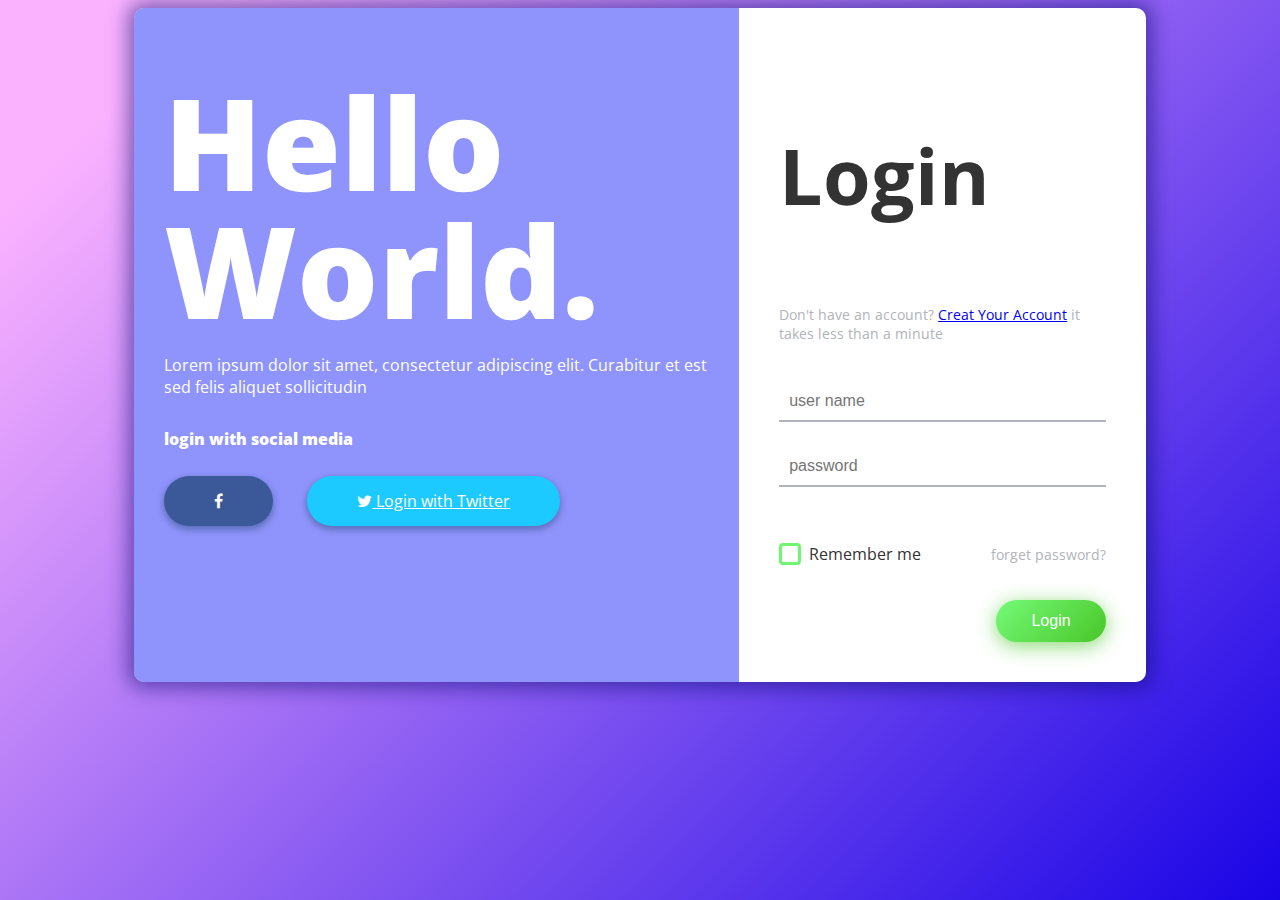
<file: login-page-in-html-with-css-code/index.html>
<!DOCTYPE html>
<html lang="en" >
<head>
  <meta charset="UTF-8">
  <title>Login Page in HTML with CSS Code Example</title>
  <link href="https://fonts.googleapis.com/css?family=Open+Sans" rel="stylesheet">


<link href="https://maxcdn.bootstrapcdn.com/font-awesome/4.7.0/css/font-awesome.min.css" rel="stylesheet" integrity="sha384-wvfXpqpZZVQGK6TAh5PVlGOfQNHSoD2xbE+QkPxCAFlNEevoEH3Sl0sibVcOQVnN" crossorigin="anonymous"><link rel="stylesheet" href="./style.css">

</head>
<body>
<div class="box-form">
	<div class="left">
		<div class="overlay">
		<h1>Hello World.</h1>
		<p>Lorem ipsum dolor sit amet, consectetur adipiscing elit.
		Curabitur et est sed felis aliquet sollicitudin</p>
		<span>
			<p>login with social media</p>
			<a href="#"><i class="fa fa-facebook" aria-hidden="true"></i></a>
			<a href="#"><i class="fa fa-twitter" aria-hidden="true"></i> Login with Twitter</a>
		</span>
		</div>
	</div>
	
	
		<div class="right">
		<h5>Login</h5>
		<p>Don't have an account? <a href="#">Creat Your Account</a> it takes less than a minute</p>
		<div class="inputs">
			<input type="text" placeholder="user name">
			<br>
			<input type="password" placeholder="password">
		</div>
			
			<br><br>
			
		<div class="remember-me--forget-password">
				<!-- Angular -->
	<label>
		<input type="checkbox" name="item" checked/>
		<span class="text-checkbox">Remember me</span>
	</label>
			<p>forget password?</p>
		</div>
			
			<br>
			<button>Login</button>
	</div>
	
</div>
<!-- partial -->
  
</body>
</html>
</file>
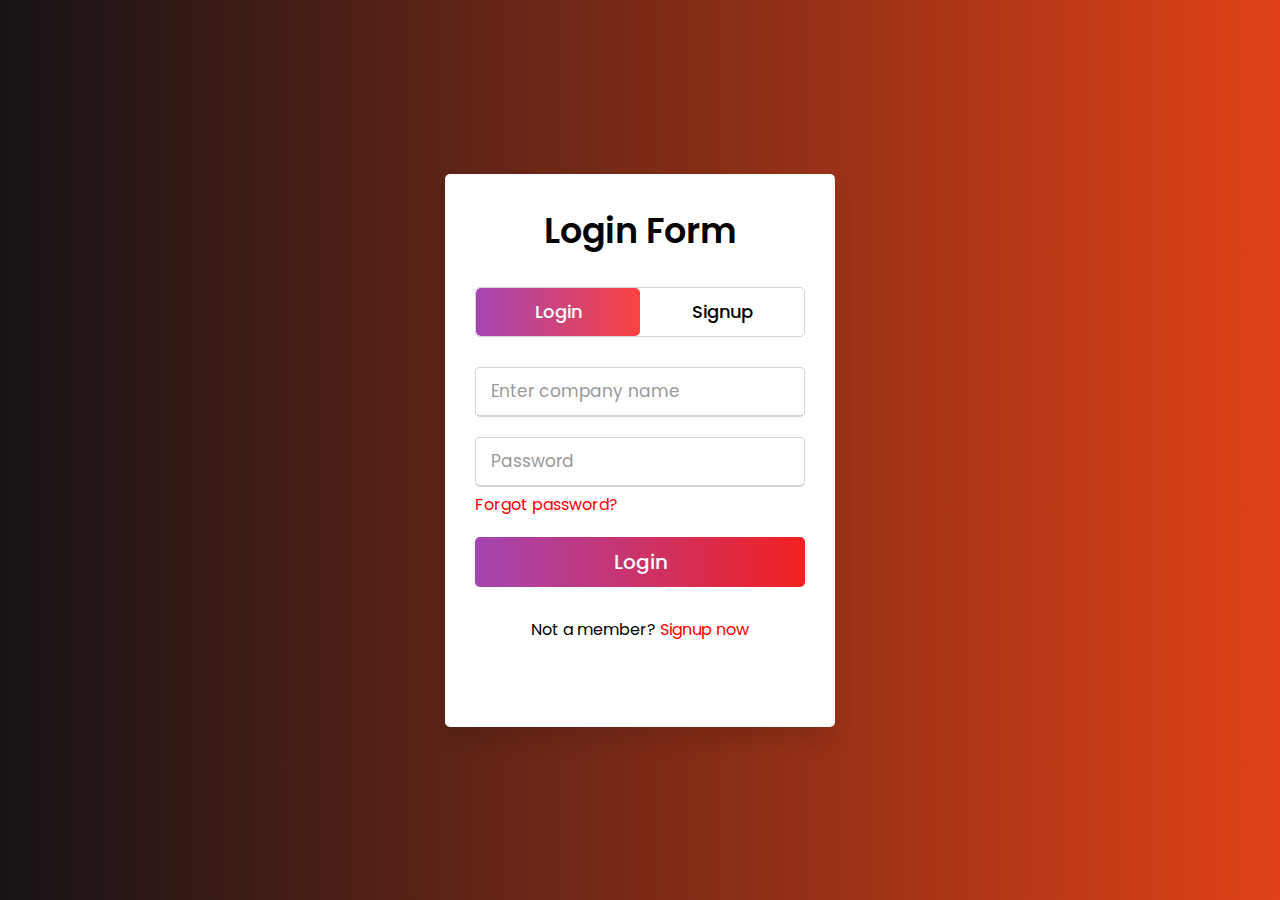
<file: company.html>
<!DOCTYPE html>
<!-- Created By CodingNepal -->
<html lang="en" dir="ltr">
   <head>
      <meta charset="utf-8">
      <title>Login and Registration Form in HTML | CodingNepal</title>
      <link rel="stylesheet" href="company.css">
      <meta name="viewport" content="width=device-width, initial-scale=1.0">
   </head>
   <body>
      <div class="wrapper">
         <div class="title-text">
            <div class="title login">
               Login Form
            </div>
            <div class="title signup">
               Signup Form
            </div>
         </div>
         <div class="form-container">
            <div class="slide-controls">
               <input type="radio" name="slide" id="login" checked>
               <input type="radio" name="slide" id="signup">
               <label for="login" class="slide login">Login</label>
               <label for="signup" class="slide signup">Signup</label>
               <div class="slider-tab"></div>
            </div>
            <div class="form-inner">
               <form action="#" class="login">
                <div class="field">
                    <input type="text" placeholder="Enter company name" required>
                 </div>
                  <div class="field">
                     <input type="password" placeholder="Password" required>
                  </div>
                  <div class="pass-link">
                     <a href="#">Forgot password?</a>
                  </div>
                  <div class="field btn">
                     <div class="btn-layer"></div>
                     <input type="submit" value="Login">
                  </div>
                  <div class="signup-link">
                     Not a member? <a href="">Signup now</a>
                  </div>
               </form>
               <form action="#" class="signup">
                <div class="field">
                    <input type="text" placeholder="Enter company name" required>
                 </div>
                  <div class="field">
                     <input type="text" placeholder="Email Address" required>
                  </div>
                  <div class="field">
                     <input type="password" placeholder="Password" required>
                  </div>
                  <div class="field">
                     <input type="password" placeholder="Confirm password" required>
                  </div>
                  <div class="field btn">
                     <div class="btn-layer"></div>
                     <input type="submit" value="Signup">
                  </div>
               </form>
            </div>
         </div>
      </div>
      <script>
         const loginText = document.querySelector(".title-text .login");
         const loginForm = document.querySelector("form.login");
         const loginBtn = document.querySelector("label.login");
         const signupBtn = document.querySelector("label.signup");
         const signupLink = document.querySelector("form .signup-link a");
         signupBtn.onclick = (()=>{
           loginForm.style.marginLeft = "-50%";
           loginText.style.marginLeft = "-50%";
         });
         loginBtn.onclick = (()=>{
           loginForm.style.marginLeft = "0%";
           loginText.style.marginLeft = "0%";
         });
         signupLink.onclick = (()=>{
           signupBtn.click();
           return false;
         });
      </script>
   </body>
</html>
</file>
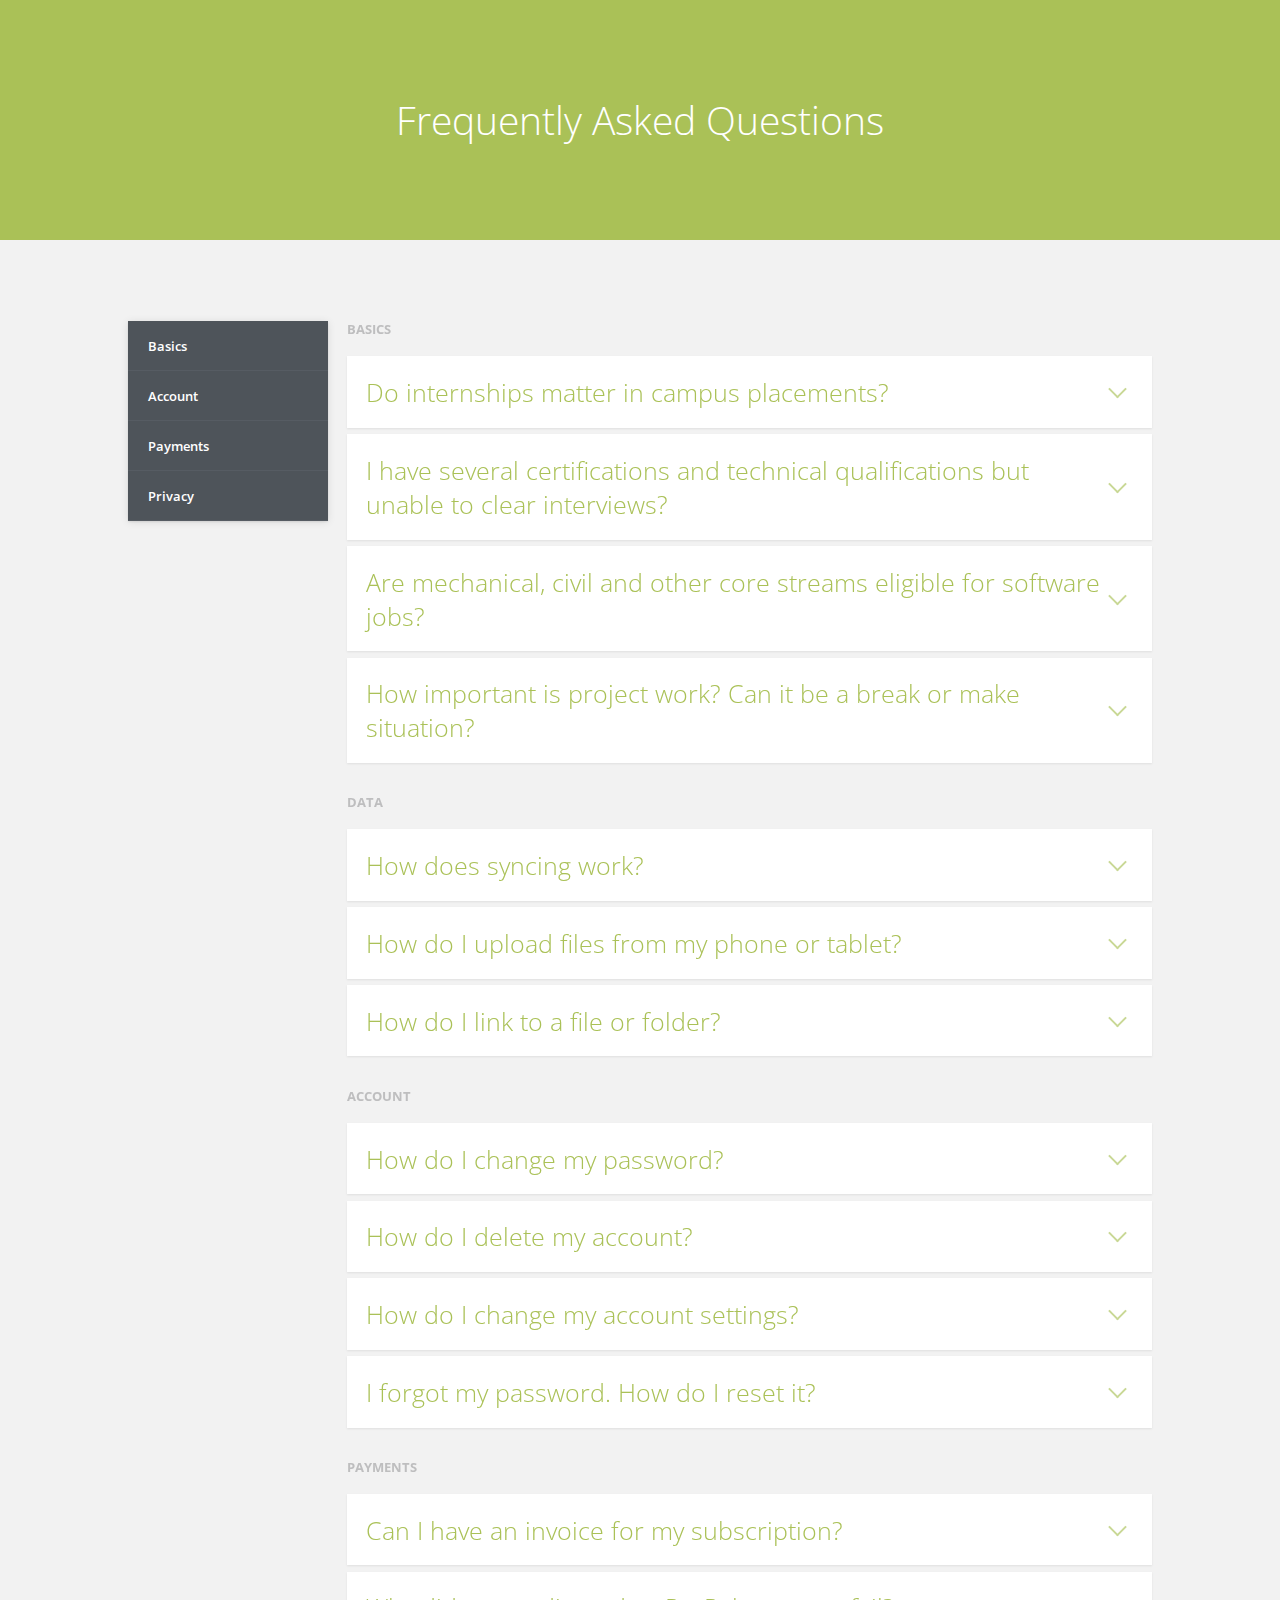
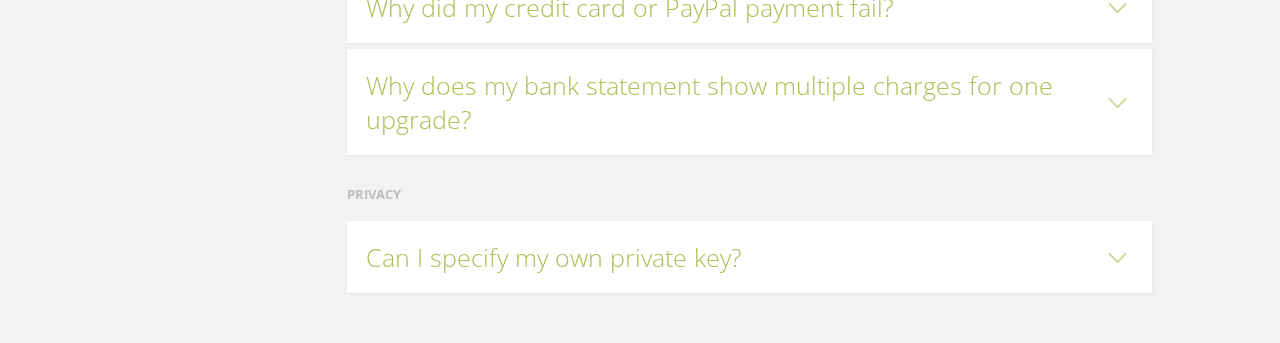
<file: FAQs.html>
<!DOCTYPE html>
<!-- saved from url=(0060)file:///C:/Users/thaku/Desktop/faq-template-master/FAQs.html -->
<html lang="en" class=" js js js js">

<head>
	<meta http-equiv="Content-Type" content="text/html; charset=UTF-8">

	<meta name="viewport" content="width=device-width, initial-scale=1">
	<script>document.getElementsByTagName("html")[0].className += " js";</script>
	<link rel="stylesheet" href="./FAQs_files/style.css">
	<title>FAQs</title>
</head>

<body>
	<header class="cd-header flex flex-column flex-center">
		<div class="text-component text-center">
			<h1>Frequently Asked Questions</h1>

		</div>
	</header>

	<section class="cd-faq js-cd-faq container max-width-md margin-top-lg margin-bottom-lg">
		<ul class="cd-faq__categories">
			<li><a class="cd-faq__category truncate"
					href="file:///C:/Users/thaku/Desktop/faq-template-master/index.html#basics">Basics</a></li>
			<li></li>
			<li><a class="cd-faq__category truncate"
					href="file:///C:/Users/thaku/Desktop/faq-template-master/index.html#account">Account</a></li>
			<li><a class="cd-faq__category truncate"
					href="file:///C:/Users/thaku/Desktop/faq-template-master/index.html#payments">Payments</a></li>
			<li><a class="cd-faq__category truncate"
					href="file:///C:/Users/thaku/Desktop/faq-template-master/index.html#privacy">Privacy</a></li>
			<li></li>
		</ul> <!-- cd-faq__categories -->

		<div class="cd-faq__items">
			<ul id="basics" class="cd-faq__group">
				<li class="cd-faq__title">
					<h2>Basics</h2>
				</li>
				<li class="cd-faq__item">
					<a class="cd-faq__trigger"
						href="file:///C:/Users/thaku/Desktop/faq-template-master/index.html#0"><span>Do internships matter in campus placements?</span></a>
					<div class="cd-faq__content">
						<div class="text-component">
							<p>Yes, if students have internship experience on their resume it speaks volumes about their initiative and internal drive. If you have done an internship it means that you have put in those hours, and if you have done an internship alongside your college it has more impact.

								This is because it means that you have been able to balance college and work. It is the perfect opportunity to showcase your skills and talent.</p>
						</div>
					</div> <!-- cd-faq__content -->
				</li>

				<li class="cd-faq__item">
					<a class="cd-faq__trigger"
						href="file:///C:/Users/thaku/Desktop/faq-template-master/index.html#0"><span>I have several certifications and technical qualifications but unable to clear interviews?</span></a>
					<div class="cd-faq__content">
						<div class="text-component">
							<p>Academic brilliance and technical expertise are at the core of your candidature. You need to have them in order to become eligible for your dream job.

								However, what will set you apart and convince the recruiter to hire you are your communication skills and soft skills. Brush up on these skills and practise interview skills to clear your personal interviews.</p>
						</div>
					</div> <!-- cd-faq__content -->
				</li>

				<li class="cd-faq__item">
					<a class="cd-faq__trigger"
						href="file:///C:/Users/thaku/Desktop/faq-template-master/index.html#0"><span>Are mechanical, civil and other core streams eligible for software jobs?</span></a>
					<div class="cd-faq__content">
						<div class="text-component">
							<p>Yes, core engineering streams can apply for software jobs. Most companies skill and train their freshers in order to prepare them for their jobs.

								However, if you are keen on a software job as a backup career then ensure that you have basic technical skills and knowledge about the latest software and technologies. Remember, you will be competing against students who are specialising in these subjects, so you need to be as accomplished as them.</p>
						</div>
					</div> <!-- cd-faq__content -->
				</li>

				<li class="cd-faq__item">
					<a class="cd-faq__trigger"
						href="file:///C:/Users/thaku/Desktop/faq-template-master/index.html#0"><span>How important is project work? Can it be a break or make situation?</span></a>
					<div class="cd-faq__content">
						<div class="text-component">
							<p>Many colleges require compulsory project work, however, students don’t take this seriously. Sometimes they get inspired by other project works, done by seniors or others and apply the same to their project work.

								But come placement time, projects are the only thing that can save you in an interview.  Many technical interviews are centred over learnings from project work. So make sure you know your project work in and out. Ideally, you should have done a creative
								project that excites you and shows all your skills.</p>
						</div>
					</div> <!-- cd-faq__content -->
				</li>
			</ul> <!-- cd-faq__group -->

			<ul id="mobile" class="cd-faq__group">
				<li class="cd-faq__title">
					<h2>Data</h2>
				</li>
				<li class="cd-faq__item">
					<a class="cd-faq__trigger"
						href="file:///C:/Users/thaku/Desktop/faq-template-master/index.html#0"><span>How does syncing
							work?</span></a>
					<div class="cd-faq__content">
						<div class="text-component">
							<p>Lorem ipsum dolor sit amet, consectetur adipisicing elit. Impedit quidem delectus rerum
								eligendi mollitia, repudiandae quae beatae. Et repellat quam atque corrupti iusto
								architecto impedit explicabo repudiandae qui similique aut iure ipsum quis inventore
								nulla error aliquid alias quia dolorem dolore, odio excepturi veniam odit veritatis. Quo
								iure magnam, et cum. Laudantium, eaque non? Tempore nihil corporis cumque dolor ipsum
								accusamus sapiente aliquid quis ea assumenda deserunt praesentium voluptatibus,
								accusantium a mollitia necessitatibus nostrum voluptatem numquam modi ab, sint rem.</p>
						</div>
					</div> <!-- cd-faq__content -->
				</li>

				<li class="cd-faq__item">
					<a class="cd-faq__trigger"
						href="file:///C:/Users/thaku/Desktop/faq-template-master/index.html#0"><span>How do I upload
							files from my phone or tablet?</span></a>
					<div class="cd-faq__content">
						<div class="text-component">
							<p>Lorem ipsum dolor sit amet, consectetur adipisicing elit. Nisi tempore, placeat quisquam
								rerum! Eligendi fugit dolorum tenetur modi fuga nisi rerum, autem officiis quaerat quos.
								Magni quia, quo quibusdam odio. Error magni aperiam amet architecto adipisci aspernatur!
								Officia, quaerat magni architecto nostrum magnam fuga nihil, ipsum laboriosam similique
								voluptatibus facilis nobis? Eius non asperiores, nesciunt suscipit veniam blanditiis
								veritatis provident possimus iusto voluptas, eveniet architecto quidem quos molestias,
								aperiam eum reprehenderit dolores ad deserunt eos amet. Vero molestiae commodi unde
								dolor dicta maxime alias, velit, nesciunt cum dolorem, ipsam soluta sint suscipit
								maiores mollitia assumenda ducimus aperiam neque enim! Quas culpa dolorum ipsam? Ipsum
								voluptatibus numquam natus? Eligendi explicabo eos, perferendis voluptatibus hic sed
								ipsam rerum maiores officia! Beatae, molestias!</p>
						</div>
					</div> <!-- cd-faq__content -->
				</li>

				<li class="cd-faq__item">
					<a class="cd-faq__trigger"
						href="file:///C:/Users/thaku/Desktop/faq-template-master/index.html#0"><span>How do I link to a
							file or folder?</span></a>
					<div class="cd-faq__content">
						<div class="text-component">
							<p>Lorem ipsum dolor sit amet, consectetur adipisicing elit. Blanditiis provident officiis,
								reprehenderit numquam. Praesentium veritatis eos tenetur magni debitis inventore fugit,
								magnam, reiciendis, saepe obcaecati ex vero quaerat distinctio velit.</p>
						</div>
					</div> <!-- cd-faq__content -->
				</li>
			</ul> <!-- cd-faq__group -->

			<ul id="account" class="cd-faq__group">
				<li class="cd-faq__title">
					<h2>Account</h2>
				</li>
				<li class="cd-faq__item">
					<a class="cd-faq__trigger"
						href="file:///C:/Users/thaku/Desktop/faq-template-master/index.html#0"><span>How do I change my
							password?</span></a>
					<div class="cd-faq__content">
						<div class="text-component">
							<p>Lorem ipsum dolor sit amet, consectetur adipisicing elit. Perferendis earum autem
								consectetur labore eius tenetur esse, in temporibus sequi cum voluptatem vitae repellat
								nostrum odio perspiciatis dolores recusandae necessitatibus, unde, deserunt voluptas
								possimus veniam magni soluta deleniti! Architecto, quidem, totam. Fugit minus odit unde
								ea cupiditate ab aperiam sed dolore facere nihil laboriosam dolorum repellat deleniti
								aliquam fugiat laudantium delectus sint iure odio, necessitatibus rem quisquam! Ipsum
								praesentium quam nisi sint, impedit sapiente facilis laudantium mollitia quae fugiat
								similique. Dolor maiores aliquid incidunt commodi doloremque rem! Quaerat, debitis
								voluptatem vero qui enim, sunt reiciendis tempore inventore maxime quasi fugiat
								accusamus beatae modi voluptates iste officia esse soluta tempora labore quisquam fuga,
								cum. Sint nemo iste nulla accusamus quam qui quos, vero, minus id. Eius mollitia
								consequatur fugit nam consequuntur nesciunt illo id quis reprehenderit obcaecati
								voluptates corrupti, minus! Possimus, perspiciatis!</p>
						</div>
					</div> <!-- cd-faq__content -->
				</li>

				<li class="cd-faq__item">
					<a class="cd-faq__trigger"
						href="file:///C:/Users/thaku/Desktop/faq-template-master/index.html#0"><span>How do I delete my
							account?</span></a>
					<div class="cd-faq__content">
						<div class="text-component">
							<p>Lorem ipsum dolor sit amet, consectetur adipisicing elit. Illo tempore soluta, minus
								magnam non blanditiis dolore, in nam voluptas nobis minima deserunt deleniti id animi
								amet, suscipit consequuntur corporis nihil laborum facere temporibus. Qui inventore,
								doloribus facilis, provident soluta voluptas excepturi perspiciatis fugiat odit vero!
								Optio assumenda animi at! Assumenda doloremque nemo est sequi eaque, ipsum id, labore
								rem nisi, amet similique vel autem dolore totam facilis deserunt. Mollitia non ut libero
								unde accusamus praesentium sint maiores, illo, nemo aliquid?</p>
						</div>
					</div> <!-- cd-faq__content -->
				</li>

				<li class="cd-faq__item">
					<a class="cd-faq__trigger"
						href="file:///C:/Users/thaku/Desktop/faq-template-master/index.html#0"><span>How do I change my
							account settings?</span></a>
					<div class="cd-faq__content">
						<div class="text-component">
							<p>Lorem ipsum dolor sit amet, consectetur adipisicing elit. Blanditiis provident officiis,
								reprehenderit numquam. Praesentium veritatis eos tenetur magni debitis inventore fugit,
								magnam, reiciendis, saepe obcaecati ex vero quaerat distinctio velit.</p>
						</div>
					</div> <!-- cd-faq__content -->
				</li>

				<li class="cd-faq__item">
					<a class="cd-faq__trigger"
						href="file:///C:/Users/thaku/Desktop/faq-template-master/index.html#0"><span>I forgot my
							password. How do I reset it?</span></a>
					<div class="cd-faq__content">
						<div class="text-component">
							<p>Lorem ipsum dolor sit amet, consectetur adipisicing elit. Ipsum at aspernatur iure facere
								ab a corporis mollitia molestiae quod omnis minima, est labore quidem nobis accusantium
								ad totam sunt doloremque laudantium impedit similique iste quasi cum! Libero fugit at
								praesentium vero. Maiores non consequuntur rerum, nemo a qui repellat quibusdam
								architecto voluptatem? Sequi, possimus, cupiditate autem soluta ipsa rerum officiis cum
								libero delectus explicabo facilis, odit ullam aperiam reprehenderit! Vero ad non harum
								veritatis tempore beatae possimus, ex odio quo.</p>
						</div>
					</div> <!-- cd-faq__content -->
				</li>
			</ul> <!-- cd-faq__group -->

			<ul id="payments" class="cd-faq__group">
				<li class="cd-faq__title">
					<h2>Payments</h2>
				</li>
				<li class="cd-faq__item">
					<a class="cd-faq__trigger"
						href="file:///C:/Users/thaku/Desktop/faq-template-master/index.html#0"><span>Can I have an
							invoice for my subscription?</span></a>
					<div class="cd-faq__content">
						<div class="text-component">
							<p>Lorem ipsum dolor sit amet, consectetur adipisicing elit. Impedit quidem delectus rerum
								eligendi mollitia, repudiandae quae beatae. Et repellat quam atque corrupti iusto
								architecto impedit explicabo repudiandae qui similique aut iure ipsum quis inventore
								nulla error aliquid alias quia dolorem dolore, odio excepturi veniam odit veritatis. Quo
								iure magnam, et cum. Laudantium, eaque non? Tempore nihil corporis cumque dolor ipsum
								accusamus sapiente aliquid quis ea assumenda deserunt praesentium voluptatibus,
								accusantium a mollitia necessitatibus nostrum voluptatem numquam modi ab, sint rem.</p>
						</div>
					</div> <!-- cd-faq__content -->
				</li>

				<li class="cd-faq__item">
					<a class="cd-faq__trigger"
						href="file:///C:/Users/thaku/Desktop/faq-template-master/index.html#0"><span>Why did my credit
							card or PayPal payment fail?</span></a>
					<div class="cd-faq__content">
						<div class="text-component">
							<p>Lorem ipsum dolor sit amet, consectetur adipisicing elit. Tenetur accusantium dolorem
								vel, ad, nostrum natus eos, nemo placeat quos nisi architecto rem dolorum amet
								consectetur molestiae reprehenderit cum harum commodi beatae necessitatibus. Mollitia a
								nostrum enim earum minima doloribus illum autem, provident vero et, aspernatur quae sunt
								illo dolorem. Corporis blanditiis, unde, neque, adipisci debitis quas ullam accusantium
								repudiandae eum nostrum quis! Velit esse harum qui, modi ratione debitis alias
								laboriosam minus eaque, quod, itaque labore illo totam aut quia fuga nemo. Perferendis
								ipsa laborum atque assumenda tempore aspernatur a eos harum non id commodi excepturi
								quaerat ullam, explicabo, incidunt ipsam, accusantium quo magni ut! Ratione, magnam.
								Delectus nesciunt impedit praesentium sed, aliquam architecto dolores quae, distinctio
								consectetur obcaecati esse, consequuntur vel sit quis blanditiis possimus dolorum. Eaque
								architecto doloremque aliquid quae cumque, vitae perferendis enim, iure fugiat, soluta
								aut!</p>
						</div>
					</div> <!-- cd-faq__content -->
				</li>

				<li class="cd-faq__item">
					<a class="cd-faq__trigger"
						href="file:///C:/Users/thaku/Desktop/faq-template-master/index.html#0"><span>Why does my bank
							statement show multiple charges for one upgrade?</span></a>
					<div class="cd-faq__content">
						<div class="text-component">
							<p>Lorem ipsum dolor sit amet, consectetur adipisicing elit. Blanditiis provident officiis,
								reprehenderit numquam. Praesentium veritatis eos tenetur magni debitis inventore fugit,
								magnam, reiciendis, saepe obcaecati ex vero quaerat distinctio velit.</p>
						</div>
					</div> <!-- cd-faq__content -->
				</li>
			</ul> <!-- cd-faq__group -->

			<ul id="privacy" class="cd-faq__group">
				<li class="cd-faq__title">
					<h2>Privacy</h2>
				</li>
				<li class="cd-faq__item">
					<a class="cd-faq__trigger"
						href="file:///C:/Users/thaku/Desktop/faq-template-master/index.html#0"><span>Can I specify my
							own private key?</span></a>
					<div class="cd-faq__content">
						<div class="text-component">
							<p>Lorem ipsum dolor sit amet, consectetur adipisicing elit. Impedit quidem delectus rerum
								eligendi mollitia, repudiandae quae beatae. Et repellat quam atque corrupti iusto
								architecto impedit explicabo repudiandae qui similique aut iure ipsum quis inventore
								nulla error aliquid alias quia dolorem dolore, odio excepturi veniam odit veritatis. Quo
								iure magnam, et cum. Laudantium, eaque non? Tempore nihil corporis cumque dolor ipsum
								accusamus sapiente aliquid quis ea assumenda deserunt praesentium voluptatibus,
								accusantium a mollitia necessitatibus nostrum voluptatem numquam modi ab, sint rem.</p>
						</div>
					</div> <!-- cd-faq__content -->
				</li>


				<a href="file:///C:/Users/thaku/Desktop/faq-template-master/index.html#0"
					class="cd-faq__close-panel text-replace">Close</a>

				<div class="cd-faq__overlay" aria-hidden="true"></div>
			</ul>
		</div>
	</section> <!-- cd-faq -->
	<script src="./FAQs_files/util.js.download"></script> <!-- util functions included in the CodyHouse framework -->
	<script src="./FAQs_files/main.js.download"></script>

</body>

</html>
</file>
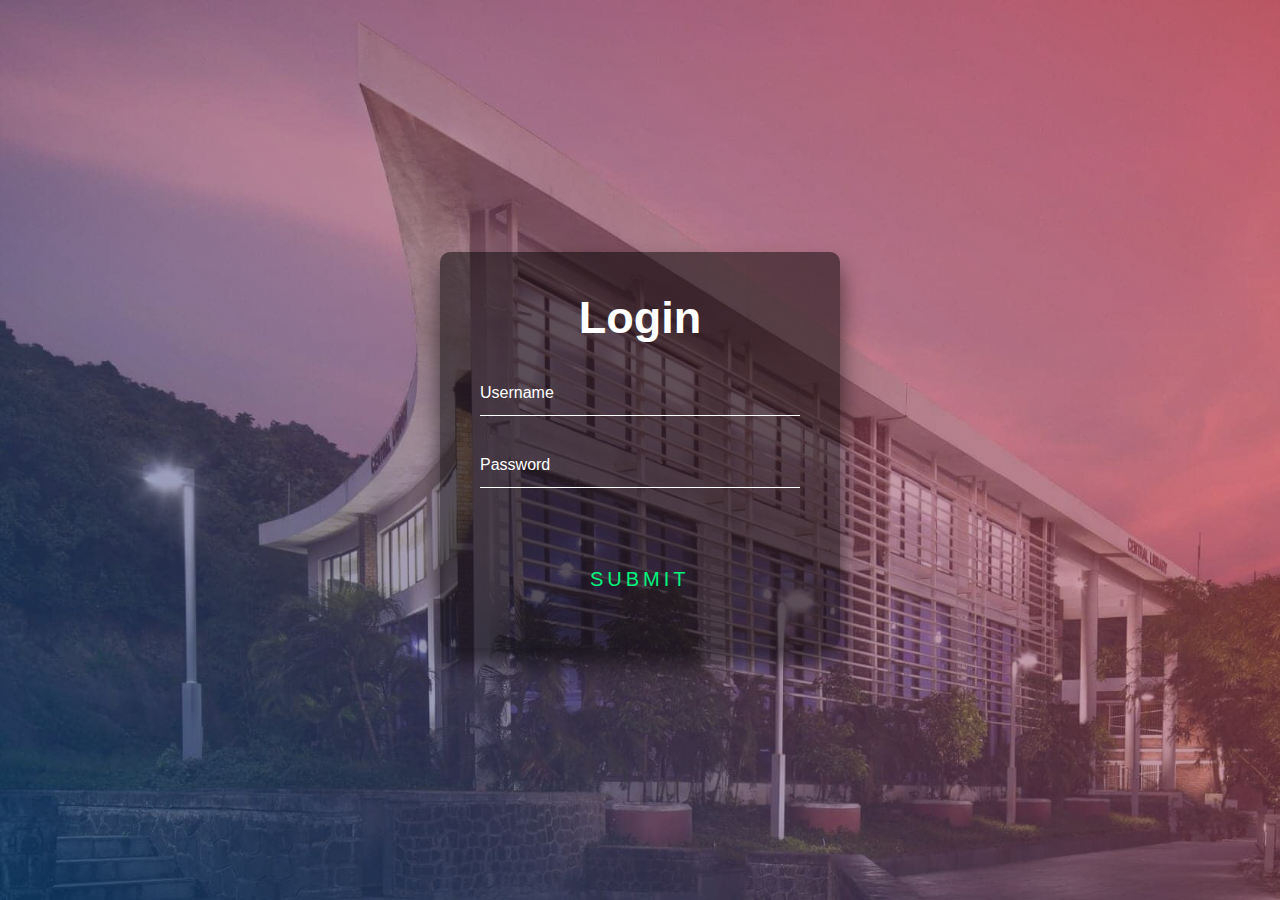
<file: login.html>
<!DOCTYPE html>
<html lang="en">
<head>
    <meta charset="UTF-8">
    <meta http-equiv="X-UA-Compatible" content="IE=edge">
    <meta name="viewport" content="width=device-width, initial-scale=1.0">
    <title>Document</title>
    <link rel="website icon" type="png" href="websiteimg.png">    
    <link rel="stylesheet" type="text/css" href="login.css" />
</head>
<body>
    <div class="login-box">
        <h2>Login</h2>
        <form>
          <div class="user-box">
            <input type="text" name="" required="">
            <label>Username</label>
          </div>
          <div class="user-box">
            <input type="password" name="" required="">
            <label>Password</label>
          </div>
          <a href="#">
            <span></span>
            <span></span>
            <span></span>
            <span></span>
            Submit
          </a>
        </form>
      </div>
    
</body>
</html>
</file>
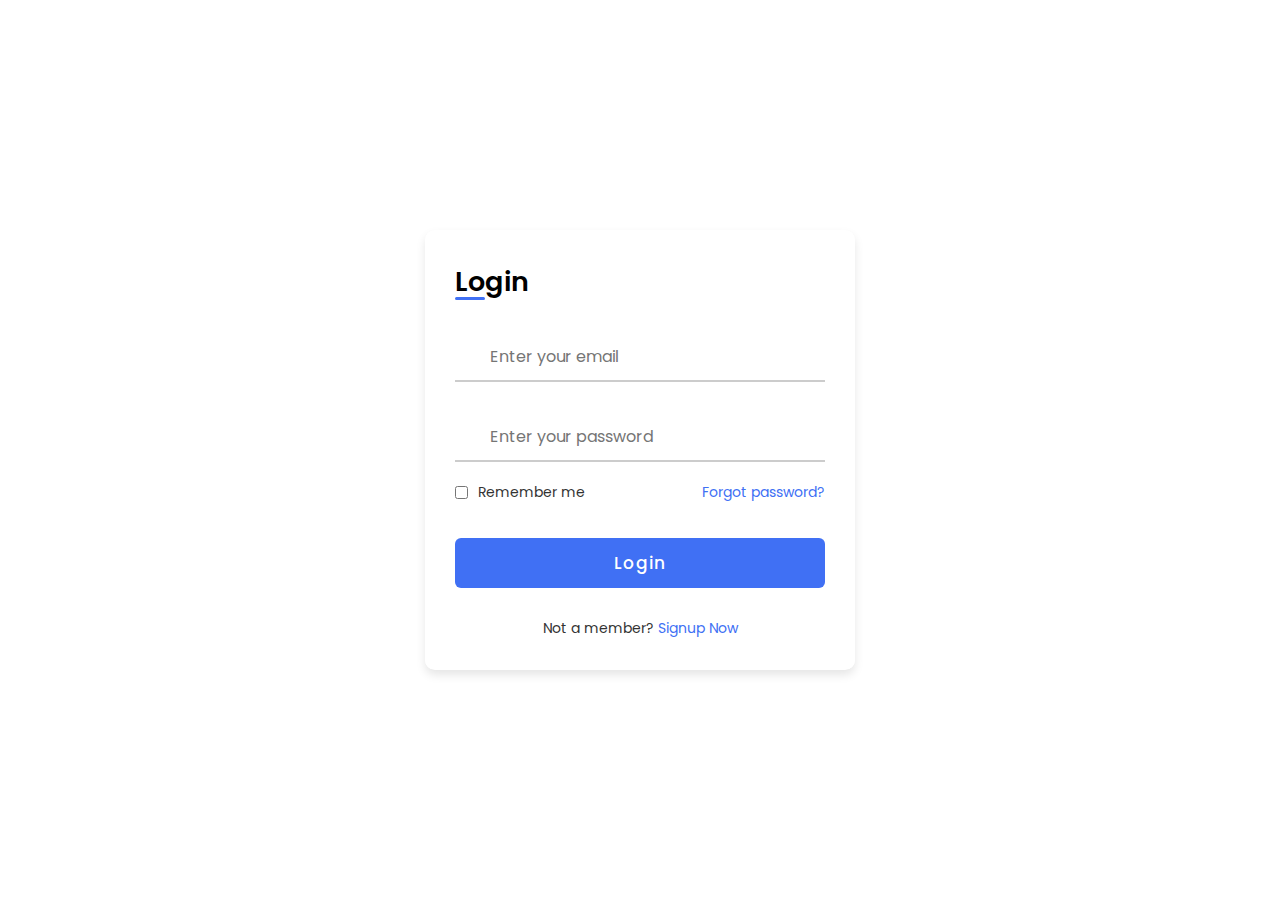
<file: main.html>
<!-- ===== Iconscout CSS ===== -->
<link rel="stylesheet" href="https://unicons.iconscout.com/release/v4.0.0/css/line.css">

<!-- ===== CSS ===== -->
<link rel="stylesheet" href="style.css">


<!--<title>Login & Registration Form</title>-->
</head>

<body>
    <div class="container">
        <div class="forms">
            <div class="form login">
                <span class="title">Login</span>

                <form action="#">
                    <div class="input-field">
                        <input type="text" placeholder="Enter your email" required>
                        <i class="uil uil-envelope icon"></i>
                    </div>
                    <div class="input-field">
                        <input type="password" class="password" placeholder="Enter your password" required>
                        <i class="uil uil-lock icon"></i>
                        <i class="uil uil-eye-slash showHidePw"></i>
                    </div>

                    <div class="checkbox-text">
                        <div class="checkbox-content">
                            <input type="checkbox" id="logCheck">
                            <label for="logCheck" class="text">Remember me</label>
                        </div>

                        <a href="#" class="text">Forgot password?</a>
                    </div>

                    <div class="input-field button">
                        <input type="button" value="Login">
                    </div>
                </form>

                <div class="login-signup">
                    <span class="text">Not a member?
                        <a href="#" class="text signup-link">Signup Now</a>
                    </span>
                </div>
            </div>

            <!-- Registration Form -->
            <div class="form signup">
                <span class="title">Registration</span>

                <form action="#">
                    <div class="input-field">
                        <input type="text" placeholder="Enter your name" required>
                        <i class="uil uil-user"></i>
                    </div>
                    <div class="input-field">
                        <input type="text" placeholder="Enter your email" required>
                        <i class="uil uil-envelope icon"></i>
                    </div>
                    <div class="input-field">
                        <input type="password" class="password" placeholder="Create a password" required>
                        <i class="uil uil-lock icon"></i>
                    </div>
                    <div class="input-field">
                        <input type="password" class="password" placeholder="Confirm a password" required>
                        <i class="uil uil-lock icon"></i>
                        <i class="uil uil-eye-slash showHidePw"></i>
                    </div>

                    <div class="checkbox-text">
                        <div class="checkbox-content">
                            <input type="checkbox" id="termCon">
                            <label for="termCon" class="text">I accepted all terms and conditions</label>
                        </div>
                    </div>

                    <div class="input-field button">
                        <input type="button" value="Signup">
                    </div>
                </form>

                <div class="login-signup">
                    <span class="text">Already a member?
                        <a href="#" class="text login-link">Login Now</a>
                    </span>
                </div>
            </div>
        </div>
    </div>

    <script src="script.js"></script>
</body>

</html>
</file>
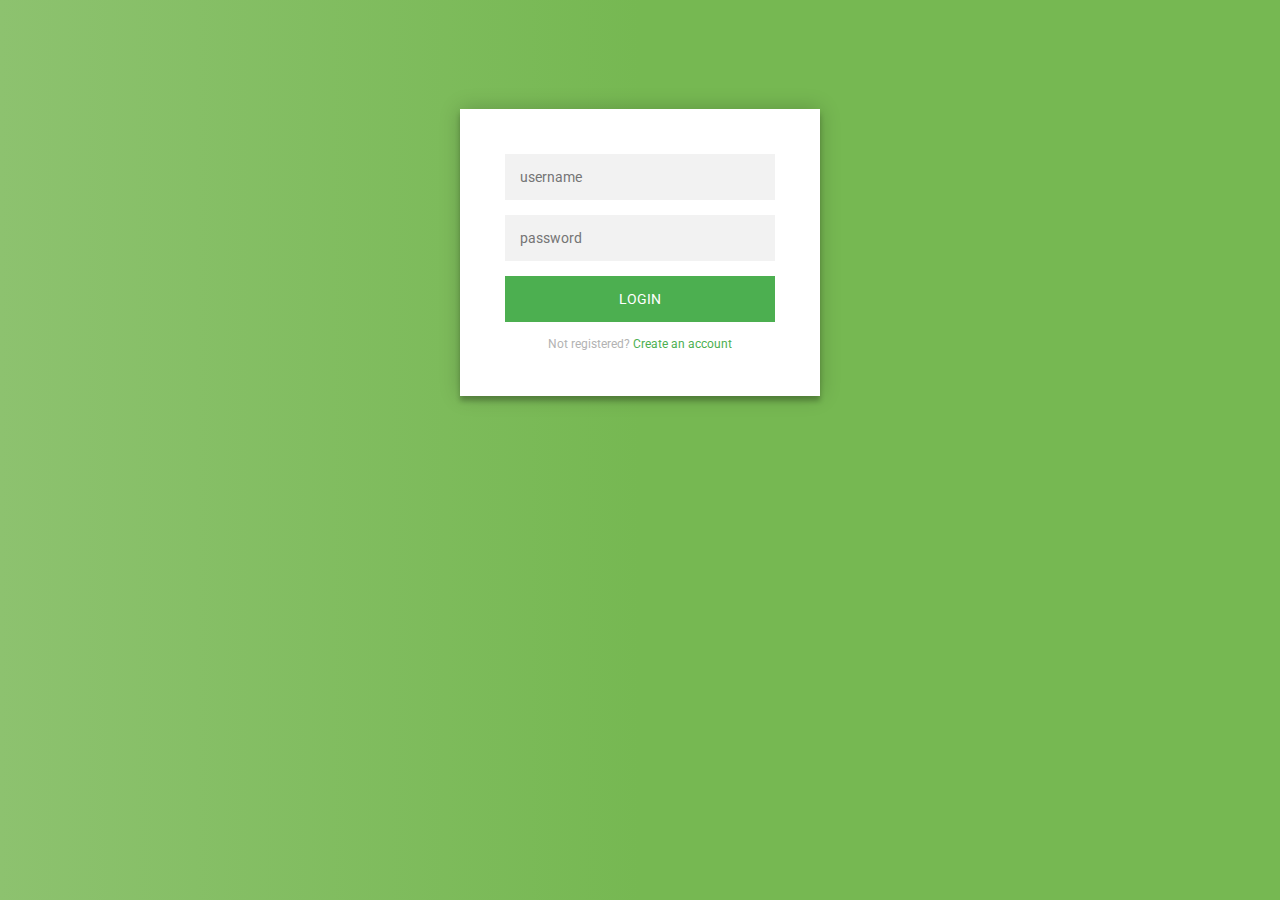
<file: new_login.html>
<!DOCTYPE html>
<html lang="en">
<head>
    <meta charset="UTF-8">
    <meta http-equiv="X-UA-Compatible" content="IE=edge">
    <meta name="viewport" content="width=device-width, initial-scale=1.0">
    <title>Document</title>
</head>
<body>
    <div class="login-page">
        <div class="form">
          <form class="register-form">
            <input type="text" placeholder="name"/>
            <input type="password" placeholder="password"/>
            <input type="text" placeholder="email address"/>
            <button>create</button>
            <p class="message">Already registered? <a href="#">Sign In</a></p>
          </form>
          <form class="login-form">
            <input type="text" placeholder="username"/>
            <input type="password" placeholder="password"/>
            <button>login</button>
            <p class="message">Not registered? <a href="#">Create an account</a></p>
          </form>
        </div>
      </div>
      <style>
        @import url(https://fonts.googleapis.com/css?family=Roboto:300);

.login-page {
  width: 360px;
  padding: 8% 0 0;
  margin: auto;
}
.form {
  position: relative;
  z-index: 1;
  background: #FFFFFF;
  max-width: 360px;
  margin: 0 auto 100px;
  padding: 45px;
  text-align: center;
  box-shadow: 0 0 20px 0 rgba(0, 0, 0, 0.2), 0 5px 5px 0 rgba(0, 0, 0, 0.24);
}
.form input {
  font-family: "Roboto", sans-serif;
  outline: 0;
  background: #f2f2f2;
  width: 100%;
  border: 0;
  margin: 0 0 15px;
  padding: 15px;
  box-sizing: border-box;
  font-size: 14px;
}
.form button {
  font-family: "Roboto", sans-serif;
  text-transform: uppercase;
  outline: 0;
  background: #4CAF50;
  width: 100%;
  border: 0;
  padding: 15px;
  color: #FFFFFF;
  font-size: 14px;
  -webkit-transition: all 0.3 ease;
  transition: all 0.3 ease;
  cursor: pointer;
}
.form button:hover,.form button:active,.form button:focus {
  background: #43A047;
}
.form .message {
  margin: 15px 0 0;
  color: #b3b3b3;
  font-size: 12px;
}
.form .message a {
  color: #4CAF50;
  text-decoration: none;
}
.form .register-form {
  display: none;
}
.container {
  position: relative;
  z-index: 1;
  max-width: 300px;
  margin: 0 auto;
}
.container:before, .container:after {
  content: "";
  display: block;
  clear: both;
}
.container .info {
  margin: 50px auto;
  text-align: center;
}
.container .info h1 {
  margin: 0 0 15px;
  padding: 0;
  font-size: 36px;
  font-weight: 300;
  color: #1a1a1a;
}
.container .info span {
  color: #4d4d4d;
  font-size: 12px;
}
.container .info span a {
  color: #000000;
  text-decoration: none;
}
.container .info span .fa {
  color: #EF3B3A;
}
body {
  background: #76b852; /* fallback for old browsers */
  background: rgb(141,194,111);
  background: linear-gradient(90deg, rgba(141,194,111,1) 0%, rgba(118,184,82,1) 50%);
  font-family: "Roboto", sans-serif;
  -webkit-font-smoothing: antialiased;
  -moz-osx-font-smoothing: grayscale;      
}
      </style>
      <script>
        $('.message a').click(function(){
   $('form').animate({height: "toggle", opacity: "toggle"}, "slow");
});
      </script>
</body>
</html>
</file>
<file: login-page-in-html-with-css-code/style.css>
body {
  background-image: linear-gradient(135deg, #FAB2FF 10%, #1904E5 100%);
  background-size: cover;
  background-repeat: no-repeat;
  background-attachment: fixed;
  font-family: "Open Sans", sans-serif;
  color: #333333;
}

.box-form {
  margin: 0 auto;
  width: 80%;
  background: #FFFFFF;
  border-radius: 10px;
  overflow: hidden;
  display: flex;
  flex: 1 1 100%;
  align-items: stretch;
  justify-content: space-between;
  box-shadow: 0 0 20px 6px #090b6f85;
}
@media (max-width: 980px) {
  .box-form {
    flex-flow: wrap;
    text-align: center;
    align-content: center;
    align-items: center;
  }
}
.box-form div {
  height: auto;
}
.box-form .left {
  color: #FFFFFF;
  background-size: cover;
  background-repeat: no-repeat;
  background-image: url("https://i.pinimg.com/736x/5d/73/ea/5d73eaabb25e3805de1f8cdea7df4a42--tumblr-backgrounds-iphone-phone-wallpapers-iphone-wallaper-tumblr.jpg");
  overflow: hidden;
}
.box-form .left .overlay {
  padding: 30px;
  width: 100%;
  height: 100%;
  background: #5961f9ad;
  overflow: hidden;
  box-sizing: border-box;
}
.box-form .left .overlay h1 {
  font-size: 10vmax;
  line-height: 1;
  font-weight: 900;
  margin-top: 40px;
  margin-bottom: 20px;
}
.box-form .left .overlay span p {
  margin-top: 30px;
  font-weight: 900;
}
.box-form .left .overlay span a {
  background: #3b5998;
  color: #FFFFFF;
  margin-top: 10px;
  padding: 14px 50px;
  border-radius: 100px;
  display: inline-block;
  box-shadow: 0 3px 6px 1px #042d4657;
}
.box-form .left .overlay span a:last-child {
  background: #1dcaff;
  margin-left: 30px;
}
.box-form .right {
  padding: 40px;
  overflow: hidden;
}
@media (max-width: 980px) {
  .box-form .right {
    width: 100%;
  }
}
.box-form .right h5 {
  font-size: 6vmax;
  line-height: 0;
}
.box-form .right p {
  font-size: 14px;
  color: #B0B3B9;
}
.box-form .right .inputs {
  overflow: hidden;
}
.box-form .right input {
  width: 100%;
  padding: 10px;
  margin-top: 25px;
  font-size: 16px;
  border: none;
  outline: none;
  border-bottom: 2px solid #B0B3B9;
}
.box-form .right .remember-me--forget-password {
  display: flex;
  justify-content: space-between;
  align-items: center;
}
.box-form .right .remember-me--forget-password input {
  margin: 0;
  margin-right: 7px;
  width: auto;
}
.box-form .right button {
  float: right;
  color: #fff;
  font-size: 16px;
  padding: 12px 35px;
  border-radius: 50px;
  display: inline-block;
  border: 0;
  outline: 0;
  box-shadow: 0px 4px 20px 0px #49c628a6;
  background-image: linear-gradient(135deg, #70F570 10%, #49C628 100%);
}

label {
  display: block;
  position: relative;
  margin-left: 30px;
}

label::before {
  content: ' \f00c';
  position: absolute;
  font-family: FontAwesome;
  background: transparent;
  border: 3px solid #70F570;
  border-radius: 4px;
  color: transparent;
  left: -30px;
  transition: all 0.2s linear;
}

label:hover::before {
  font-family: FontAwesome;
  content: ' \f00c';
  color: #fff;
  cursor: pointer;
  background: #70F570;
}

label:hover::before .text-checkbox {
  background: #70F570;
}

label span.text-checkbox {
  display: inline-block;
  height: auto;
  position: relative;
  cursor: pointer;
  transition: all 0.2s linear;
}

label input[type="checkbox"] {
  display: none;
}
</file>
<file: company.css>
@import url('https://fonts.googleapis.com/css?family=Poppins:400,500,600,700&display=swap');
*{
  margin: 0;
  padding: 0;
  box-sizing: border-box;
  font-family: 'Poppins', sans-serif;
}
html,body{
  display: grid;
  height: 100%;
  width: 100%;
  place-items: center;
  background: -webkit-linear-gradient(left, #161316, #e04217);
}
::selection{
  background: red;
  color: #fff;
}
.wrapper{
  overflow: hidden;
  max-width: 390px;
  background: #fff;
  padding: 30px;
  border-radius: 5px;
  box-shadow: 0px 15px 20px rgba(0,0,0,0.1);
}
.wrapper .title-text{
  display: flex;
  width: 200%;
}
.wrapper .title{
  width: 50%;
  font-size: 35px;
  font-weight: 600;
  text-align: center;
  transition: all 0.6s cubic-bezier(0.68,-0.55,0.265,1.55);
}
.wrapper .slide-controls{
  position: relative;
  display: flex;
  height: 50px;
  width: 100%;
  overflow: hidden;
  margin: 30px 0 10px 0;
  justify-content: space-between;
  border: 1px solid lightgrey;
  border-radius: 5px;
}
.slide-controls .slide{
  height: 100%;
  width: 100%;
  color: #fff;
  font-size: 18px;
  font-weight: 500;
  text-align: center;
  line-height: 48px;
  cursor: pointer;
  z-index: 1;
  transition: all 0.6s ease;
}
.slide-controls label.signup{
  color: #000;
}
.slide-controls .slider-tab{
  position: absolute;
  height: 100%;
  width: 50%;
  left: 0;
  z-index: 0;
  border-radius: 5px;
  background: -webkit-linear-gradient(left, #a445b2, #fa4242);
  transition: all 0.6s cubic-bezier(0.68,-0.55,0.265,1.55);
}
input[type="radio"]{
  display: none;
}
#signup:checked ~ .slider-tab{
  left: 50%;
}
#signup:checked ~ label.signup{
  color: #fff;
  cursor: default;
  user-select: none;
}
#signup:checked ~ label.login{
  color: #000;
}
#login:checked ~ label.signup{
  color: #000;
}
#login:checked ~ label.login{
  cursor: default;
  user-select: none;
}
.wrapper .form-container{
  width: 100%;
  overflow: hidden;
}
.form-container .form-inner{
  display: flex;
  width: 200%;
}
.form-container .form-inner form{
  width: 50%;
  transition: all 0.6s cubic-bezier(0.68,-0.55,0.265,1.55);
}
.form-inner form .field{
  height: 50px;
  width: 100%;
  margin-top: 20px;
}
.form-inner form .field input{
  height: 100%;
  width: 100%;
  outline: none;
  padding-left: 15px;
  border-radius: 5px;
  border: 1px solid lightgrey;
  border-bottom-width: 2px;
  font-size: 17px;
  transition: all 0.3s ease;
}
.form-inner form .field input:focus{
  border-color: red;
  /* box-shadow: inset 0 0 3px #fb6aae; */
}
.form-inner form .field input::placeholder{
  color: #999;
  transition: all 0.3s ease;
}
form .field input:focus::placeholder{
  color: #b3b3b3;
}
.form-inner form .pass-link{
  margin-top: 5px;
}
.form-inner form .signup-link{
  text-align: center;
  margin-top: 30px;
}
.form-inner form .pass-link a,
.form-inner form .signup-link a{
  color: red;
  text-decoration: none;
}
.form-inner form .pass-link a:hover,
.form-inner form .signup-link a:hover{
  text-decoration: underline;
}
form .btn{
  height: 50px;
  width: 100%;
  border-radius: 5px;
  position: relative;
  overflow: hidden;
}
form .btn .btn-layer{
  height: 100%;
  width: 300%;
  position: absolute;
  left: -100%;
  background: -webkit-linear-gradient(right, #a445b2, #f22020, #a445b2, #f01e1e);
  border-radius: 5px;
  transition: all 0.4s ease;;
}
form .btn:hover .btn-layer{
  left: 0;
}
form .btn input[type="submit"]{
  height: 100%;
  width: 100%;
  z-index: 1;
  position: relative;
  background: none;
  border: none;
  color: #fff;
  padding-left: 0;
  border-radius: 5px;
  font-size: 20px;
  font-weight: 500;
  cursor: pointer;
}
</file>
<file: FAQs_files/style.css>
@import url("https://fonts.googleapis.com/css?family=Open+Sans:400,300,600,700");

*,
*::after,
*::before {
    box-sizing: inherit
}

* {
    font: inherit
}

html,
body,
div,
span,
applet,
object,
iframe,
h1,
h2,
h3,
h4,
h5,
h6,
p,
blockquote,
pre,
a,
abbr,
acronym,
address,
big,
cite,
code,
del,
dfn,
em,
img,
ins,
kbd,
q,
s,
samp,
small,
strike,
strong,
sub,
sup,
tt,
var,
b,
u,
i,
center,
dl,
dt,
dd,
ol,
ul,
li,
fieldset,
form,
label,
legend,
table,
caption,
tbody,
tfoot,
thead,
tr,
th,
td,
article,
aside,
canvas,
details,
embed,
figure,
figcaption,
footer,
header,
hgroup,
menu,
nav,
output,
ruby,
section,
summary,
time,
mark,
audio,
video,
hr {
    margin: 0;
    padding: 0;
    border: 0
}

html {
    box-sizing: border-box
}

body {
    background-color: hsl(0, 0%, 100%);
    background-color: var(--color-bg, white)
}

article,
aside,
details,
figcaption,
figure,
footer,
header,
hgroup,
menu,
nav,
section,
main,
form legend {
    display: block
}

ol,
ul {
    list-style: none
}

blockquote,
q {
    quotes: none
}

button,
input,
textarea,
select {
    margin: 0
}

.btn,
.form-control,
.link,
.reset {
    background-color: transparent;
    padding: 0;
    border: 0;
    border-radius: 0;
    color: inherit;
    line-height: inherit;
    -webkit-appearance: none;
    -moz-appearance: none;
    appearance: none
}

select.form-control::-ms-expand {
    display: none
}

textarea {
    resize: vertical;
    overflow: auto;
    vertical-align: top
}

input::-ms-clear {
    display: none
}

table {
    border-collapse: collapse;
    border-spacing: 0
}

img,
video,
svg {
    max-width: 100%
}

[data-theme] {
    background-color: hsl(0, 0%, 100%);
    background-color: var(--color-bg, #fff);
    color: hsl(240, 4%, 20%);
    color: var(--color-contrast-high, #313135)
}

:root {
    --space-unit: 1em;
    --space-xxxxs: calc(0.125*var(--space-unit));
    --space-xxxs: calc(0.25*var(--space-unit));
    --space-xxs: calc(0.375*var(--space-unit));
    --space-xs: calc(0.5*var(--space-unit));
    --space-sm: calc(0.75*var(--space-unit));
    --space-md: calc(1.25*var(--space-unit));
    --space-lg: calc(2*var(--space-unit));
    --space-xl: calc(3.25*var(--space-unit));
    --space-xxl: calc(5.25*var(--space-unit));
    --space-xxxl: calc(8.5*var(--space-unit));
    --space-xxxxl: calc(13.75*var(--space-unit));
    --component-padding: var(--space-md)
}

:root {
    --max-width-xxs: 32rem;
    --max-width-xs: 38rem;
    --max-width-sm: 48rem;
    --max-width-md: 64rem;
    --max-width-lg: 80rem;
    --max-width-xl: 90rem;
    --max-width-xxl: 120rem
}

.container {
    width: calc(100% - 1.25em);
    width: calc(100% - 2*var(--component-padding));
    margin-left: auto;
    margin-right: auto
}

.max-width-xxs {
    max-width: 32rem;
    max-width: var(--max-width-xxs)
}

.max-width-xs {
    max-width: 38rem;
    max-width: var(--max-width-xs)
}

.max-width-sm {
    max-width: 48rem;
    max-width: var(--max-width-sm)
}

.max-width-md {
    max-width: 64rem;
    max-width: var(--max-width-md)
}

.max-width-lg {
    max-width: 80rem;
    max-width: var(--max-width-lg)
}

.max-width-xl {
    max-width: 90rem;
    max-width: var(--max-width-xl)
}

.max-width-xxl {
    max-width: 120rem;
    max-width: var(--max-width-xxl)
}

.max-width-adaptive-sm {
    max-width: 38rem;
    max-width: var(--max-width-xs)
}

@media (min-width: 64rem) {
    .max-width-adaptive-sm {
        max-width: 48rem;
        max-width: var(--max-width-sm)
    }
}

.max-width-adaptive-md {
    max-width: 38rem;
    max-width: var(--max-width-xs)
}

@media (min-width: 64rem) {
    .max-width-adaptive-md {
        max-width: 64rem;
        max-width: var(--max-width-md)
    }
}

.max-width-adaptive,
.max-width-adaptive-lg {
    max-width: 38rem;
    max-width: var(--max-width-xs)
}

@media (min-width: 64rem) {

    .max-width-adaptive,
    .max-width-adaptive-lg {
        max-width: 64rem;
        max-width: var(--max-width-md)
    }
}

@media (min-width: 90rem) {

    .max-width-adaptive,
    .max-width-adaptive-lg {
        max-width: 80rem;
        max-width: var(--max-width-lg)
    }
}

.max-width-adaptive-xl {
    max-width: 38rem;
    max-width: var(--max-width-xs)
}

@media (min-width: 64rem) {
    .max-width-adaptive-xl {
        max-width: 64rem;
        max-width: var(--max-width-md)
    }
}

@media (min-width: 90rem) {
    .max-width-adaptive-xl {
        max-width: 90rem;
        max-width: var(--max-width-xl)
    }
}

.grid {
    --grid-gap: 0px;
    display: -ms-flexbox;
    display: flex;
    -ms-flex-wrap: wrap;
    flex-wrap: wrap
}

.grid>* {
    -ms-flex-preferred-size: 100%;
    flex-basis: 100%
}

[class*="grid-gap"] {
    margin-bottom: 1em * -1;
    margin-bottom: calc(var(--grid-gap, 1em)*-1);
    margin-right: 1em * -1;
    margin-right: calc(var(--grid-gap, 1em)*-1)
}

[class*="grid-gap"]>* {
    margin-bottom: 1em;
    margin-bottom: var(--grid-gap, 1em);
    margin-right: 1em;
    margin-right: var(--grid-gap, 1em)
}

.grid-gap-xxxxs {
    --grid-gap: var(--space-xxxxs)
}

.grid-gap-xxxs {
    --grid-gap: var(--space-xxxs)
}

.grid-gap-xxs {
    --grid-gap: var(--space-xxs)
}

.grid-gap-xs {
    --grid-gap: var(--space-xs)
}

.grid-gap-sm {
    --grid-gap: var(--space-sm)
}

.grid-gap-md {
    --grid-gap: var(--space-md)
}

.grid-gap-lg {
    --grid-gap: var(--space-lg)
}

.grid-gap-xl {
    --grid-gap: var(--space-xl)
}

.grid-gap-xxl {
    --grid-gap: var(--space-xxl)
}

.grid-gap-xxxl {
    --grid-gap: var(--space-xxxl)
}

.grid-gap-xxxxl {
    --grid-gap: var(--space-xxxxl)
}

.col {
    -ms-flex-positive: 1;
    flex-grow: 1;
    -ms-flex-preferred-size: 0;
    flex-basis: 0;
    max-width: 100%
}

.col-1 {
    -ms-flex-preferred-size: calc(8.33% - 0.01px - 1em);
    -ms-flex-preferred-size: calc(8.33% - 0.01px - var(--grid-gap, 1em));
    flex-basis: calc(8.33% - 0.01px - 1em);
    flex-basis: calc(8.33% - 0.01px - var(--grid-gap, 1em));
    max-width: calc(8.33% - 0.01px - 1em);
    max-width: calc(8.33% - 0.01px - var(--grid-gap, 1em))
}

.col-2 {
    -ms-flex-preferred-size: calc(16.66% - 0.01px - 1em);
    -ms-flex-preferred-size: calc(16.66% - 0.01px - var(--grid-gap, 1em));
    flex-basis: calc(16.66% - 0.01px - 1em);
    flex-basis: calc(16.66% - 0.01px - var(--grid-gap, 1em));
    max-width: calc(16.66% - 0.01px - 1em);
    max-width: calc(16.66% - 0.01px - var(--grid-gap, 1em))
}

.col-3 {
    -ms-flex-preferred-size: calc(25% - 0.01px - 1em);
    -ms-flex-preferred-size: calc(25% - 0.01px - var(--grid-gap, 1em));
    flex-basis: calc(25% - 0.01px - 1em);
    flex-basis: calc(25% - 0.01px - var(--grid-gap, 1em));
    max-width: calc(25% - 0.01px - 1em);
    max-width: calc(25% - 0.01px - var(--grid-gap, 1em))
}

.col-4 {
    -ms-flex-preferred-size: calc(33.33% - 0.01px - 1em);
    -ms-flex-preferred-size: calc(33.33% - 0.01px - var(--grid-gap, 1em));
    flex-basis: calc(33.33% - 0.01px - 1em);
    flex-basis: calc(33.33% - 0.01px - var(--grid-gap, 1em));
    max-width: calc(33.33% - 0.01px - 1em);
    max-width: calc(33.33% - 0.01px - var(--grid-gap, 1em))
}

.col-5 {
    -ms-flex-preferred-size: calc(41.66% - 0.01px - 1em);
    -ms-flex-preferred-size: calc(41.66% - 0.01px - var(--grid-gap, 1em));
    flex-basis: calc(41.66% - 0.01px - 1em);
    flex-basis: calc(41.66% - 0.01px - var(--grid-gap, 1em));
    max-width: calc(41.66% - 0.01px - 1em);
    max-width: calc(41.66% - 0.01px - var(--grid-gap, 1em))
}

.col-6 {
    -ms-flex-preferred-size: calc(50% - 0.01px - 1em);
    -ms-flex-preferred-size: calc(50% - 0.01px - var(--grid-gap, 1em));
    flex-basis: calc(50% - 0.01px - 1em);
    flex-basis: calc(50% - 0.01px - var(--grid-gap, 1em));
    max-width: calc(50% - 0.01px - 1em);
    max-width: calc(50% - 0.01px - var(--grid-gap, 1em))
}

.col-7 {
    -ms-flex-preferred-size: calc(58.33% - 0.01px - 1em);
    -ms-flex-preferred-size: calc(58.33% - 0.01px - var(--grid-gap, 1em));
    flex-basis: calc(58.33% - 0.01px - 1em);
    flex-basis: calc(58.33% - 0.01px - var(--grid-gap, 1em));
    max-width: calc(58.33% - 0.01px - 1em);
    max-width: calc(58.33% - 0.01px - var(--grid-gap, 1em))
}

.col-8 {
    -ms-flex-preferred-size: calc(66.66% - 0.01px - 1em);
    -ms-flex-preferred-size: calc(66.66% - 0.01px - var(--grid-gap, 1em));
    flex-basis: calc(66.66% - 0.01px - 1em);
    flex-basis: calc(66.66% - 0.01px - var(--grid-gap, 1em));
    max-width: calc(66.66% - 0.01px - 1em);
    max-width: calc(66.66% - 0.01px - var(--grid-gap, 1em))
}

.col-9 {
    -ms-flex-preferred-size: calc(75% - 0.01px - 1em);
    -ms-flex-preferred-size: calc(75% - 0.01px - var(--grid-gap, 1em));
    flex-basis: calc(75% - 0.01px - 1em);
    flex-basis: calc(75% - 0.01px - var(--grid-gap, 1em));
    max-width: calc(75% - 0.01px - 1em);
    max-width: calc(75% - 0.01px - var(--grid-gap, 1em))
}

.col-10 {
    -ms-flex-preferred-size: calc(83.33% - 0.01px - 1em);
    -ms-flex-preferred-size: calc(83.33% - 0.01px - var(--grid-gap, 1em));
    flex-basis: calc(83.33% - 0.01px - 1em);
    flex-basis: calc(83.33% - 0.01px - var(--grid-gap, 1em));
    max-width: calc(83.33% - 0.01px - 1em);
    max-width: calc(83.33% - 0.01px - var(--grid-gap, 1em))
}

.col-11 {
    -ms-flex-preferred-size: calc(91.66% - 0.01px - 1em);
    -ms-flex-preferred-size: calc(91.66% - 0.01px - var(--grid-gap, 1em));
    flex-basis: calc(91.66% - 0.01px - 1em);
    flex-basis: calc(91.66% - 0.01px - var(--grid-gap, 1em));
    max-width: calc(91.66% - 0.01px - 1em);
    max-width: calc(91.66% - 0.01px - var(--grid-gap, 1em))
}

.col-12 {
    -ms-flex-preferred-size: calc(100% - 0.01px - 1em);
    -ms-flex-preferred-size: calc(100% - 0.01px - var(--grid-gap, 1em));
    flex-basis: calc(100% - 0.01px - 1em);
    flex-basis: calc(100% - 0.01px - var(--grid-gap, 1em));
    max-width: calc(100% - 0.01px - 1em);
    max-width: calc(100% - 0.01px - var(--grid-gap, 1em))
}

@media (min-width: 32rem) {
    .col\@xs {
        -ms-flex-positive: 1;
        flex-grow: 1;
        -ms-flex-preferred-size: 0;
        flex-basis: 0;
        max-width: 100%
    }

    .col-1\@xs {
        -ms-flex-preferred-size: calc(8.33% - 0.01px - 1em);
        -ms-flex-preferred-size: calc(8.33% - 0.01px - var(--grid-gap, 1em));
        flex-basis: calc(8.33% - 0.01px - 1em);
        flex-basis: calc(8.33% - 0.01px - var(--grid-gap, 1em));
        max-width: calc(8.33% - 0.01px - 1em);
        max-width: calc(8.33% - 0.01px - var(--grid-gap, 1em))
    }

    .col-2\@xs {
        -ms-flex-preferred-size: calc(16.66% - 0.01px - 1em);
        -ms-flex-preferred-size: calc(16.66% - 0.01px - var(--grid-gap, 1em));
        flex-basis: calc(16.66% - 0.01px - 1em);
        flex-basis: calc(16.66% - 0.01px - var(--grid-gap, 1em));
        max-width: calc(16.66% - 0.01px - 1em);
        max-width: calc(16.66% - 0.01px - var(--grid-gap, 1em))
    }

    .col-3\@xs {
        -ms-flex-preferred-size: calc(25% - 0.01px - 1em);
        -ms-flex-preferred-size: calc(25% - 0.01px - var(--grid-gap, 1em));
        flex-basis: calc(25% - 0.01px - 1em);
        flex-basis: calc(25% - 0.01px - var(--grid-gap, 1em));
        max-width: calc(25% - 0.01px - 1em);
        max-width: calc(25% - 0.01px - var(--grid-gap, 1em))
    }

    .col-4\@xs {
        -ms-flex-preferred-size: calc(33.33% - 0.01px - 1em);
        -ms-flex-preferred-size: calc(33.33% - 0.01px - var(--grid-gap, 1em));
        flex-basis: calc(33.33% - 0.01px - 1em);
        flex-basis: calc(33.33% - 0.01px - var(--grid-gap, 1em));
        max-width: calc(33.33% - 0.01px - 1em);
        max-width: calc(33.33% - 0.01px - var(--grid-gap, 1em))
    }

    .col-5\@xs {
        -ms-flex-preferred-size: calc(41.66% - 0.01px - 1em);
        -ms-flex-preferred-size: calc(41.66% - 0.01px - var(--grid-gap, 1em));
        flex-basis: calc(41.66% - 0.01px - 1em);
        flex-basis: calc(41.66% - 0.01px - var(--grid-gap, 1em));
        max-width: calc(41.66% - 0.01px - 1em);
        max-width: calc(41.66% - 0.01px - var(--grid-gap, 1em))
    }

    .col-6\@xs {
        -ms-flex-preferred-size: calc(50% - 0.01px - 1em);
        -ms-flex-preferred-size: calc(50% - 0.01px - var(--grid-gap, 1em));
        flex-basis: calc(50% - 0.01px - 1em);
        flex-basis: calc(50% - 0.01px - var(--grid-gap, 1em));
        max-width: calc(50% - 0.01px - 1em);
        max-width: calc(50% - 0.01px - var(--grid-gap, 1em))
    }

    .col-7\@xs {
        -ms-flex-preferred-size: calc(58.33% - 0.01px - 1em);
        -ms-flex-preferred-size: calc(58.33% - 0.01px - var(--grid-gap, 1em));
        flex-basis: calc(58.33% - 0.01px - 1em);
        flex-basis: calc(58.33% - 0.01px - var(--grid-gap, 1em));
        max-width: calc(58.33% - 0.01px - 1em);
        max-width: calc(58.33% - 0.01px - var(--grid-gap, 1em))
    }

    .col-8\@xs {
        -ms-flex-preferred-size: calc(66.66% - 0.01px - 1em);
        -ms-flex-preferred-size: calc(66.66% - 0.01px - var(--grid-gap, 1em));
        flex-basis: calc(66.66% - 0.01px - 1em);
        flex-basis: calc(66.66% - 0.01px - var(--grid-gap, 1em));
        max-width: calc(66.66% - 0.01px - 1em);
        max-width: calc(66.66% - 0.01px - var(--grid-gap, 1em))
    }

    .col-9\@xs {
        -ms-flex-preferred-size: calc(75% - 0.01px - 1em);
        -ms-flex-preferred-size: calc(75% - 0.01px - var(--grid-gap, 1em));
        flex-basis: calc(75% - 0.01px - 1em);
        flex-basis: calc(75% - 0.01px - var(--grid-gap, 1em));
        max-width: calc(75% - 0.01px - 1em);
        max-width: calc(75% - 0.01px - var(--grid-gap, 1em))
    }

    .col-10\@xs {
        -ms-flex-preferred-size: calc(83.33% - 0.01px - 1em);
        -ms-flex-preferred-size: calc(83.33% - 0.01px - var(--grid-gap, 1em));
        flex-basis: calc(83.33% - 0.01px - 1em);
        flex-basis: calc(83.33% - 0.01px - var(--grid-gap, 1em));
        max-width: calc(83.33% - 0.01px - 1em);
        max-width: calc(83.33% - 0.01px - var(--grid-gap, 1em))
    }

    .col-11\@xs {
        -ms-flex-preferred-size: calc(91.66% - 0.01px - 1em);
        -ms-flex-preferred-size: calc(91.66% - 0.01px - var(--grid-gap, 1em));
        flex-basis: calc(91.66% - 0.01px - 1em);
        flex-basis: calc(91.66% - 0.01px - var(--grid-gap, 1em));
        max-width: calc(91.66% - 0.01px - 1em);
        max-width: calc(91.66% - 0.01px - var(--grid-gap, 1em))
    }

    .col-12\@xs {
        -ms-flex-preferred-size: calc(100% - 0.01px - 1em);
        -ms-flex-preferred-size: calc(100% - 0.01px - var(--grid-gap, 1em));
        flex-basis: calc(100% - 0.01px - 1em);
        flex-basis: calc(100% - 0.01px - var(--grid-gap, 1em));
        max-width: calc(100% - 0.01px - 1em);
        max-width: calc(100% - 0.01px - var(--grid-gap, 1em))
    }
}

@media (min-width: 48rem) {
    .col\@sm {
        -ms-flex-positive: 1;
        flex-grow: 1;
        -ms-flex-preferred-size: 0;
        flex-basis: 0;
        max-width: 100%
    }

    .col-1\@sm {
        -ms-flex-preferred-size: calc(8.33% - 0.01px - 1em);
        -ms-flex-preferred-size: calc(8.33% - 0.01px - var(--grid-gap, 1em));
        flex-basis: calc(8.33% - 0.01px - 1em);
        flex-basis: calc(8.33% - 0.01px - var(--grid-gap, 1em));
        max-width: calc(8.33% - 0.01px - 1em);
        max-width: calc(8.33% - 0.01px - var(--grid-gap, 1em))
    }

    .col-2\@sm {
        -ms-flex-preferred-size: calc(16.66% - 0.01px - 1em);
        -ms-flex-preferred-size: calc(16.66% - 0.01px - var(--grid-gap, 1em));
        flex-basis: calc(16.66% - 0.01px - 1em);
        flex-basis: calc(16.66% - 0.01px - var(--grid-gap, 1em));
        max-width: calc(16.66% - 0.01px - 1em);
        max-width: calc(16.66% - 0.01px - var(--grid-gap, 1em))
    }

    .col-3\@sm {
        -ms-flex-preferred-size: calc(25% - 0.01px - 1em);
        -ms-flex-preferred-size: calc(25% - 0.01px - var(--grid-gap, 1em));
        flex-basis: calc(25% - 0.01px - 1em);
        flex-basis: calc(25% - 0.01px - var(--grid-gap, 1em));
        max-width: calc(25% - 0.01px - 1em);
        max-width: calc(25% - 0.01px - var(--grid-gap, 1em))
    }

    .col-4\@sm {
        -ms-flex-preferred-size: calc(33.33% - 0.01px - 1em);
        -ms-flex-preferred-size: calc(33.33% - 0.01px - var(--grid-gap, 1em));
        flex-basis: calc(33.33% - 0.01px - 1em);
        flex-basis: calc(33.33% - 0.01px - var(--grid-gap, 1em));
        max-width: calc(33.33% - 0.01px - 1em);
        max-width: calc(33.33% - 0.01px - var(--grid-gap, 1em))
    }

    .col-5\@sm {
        -ms-flex-preferred-size: calc(41.66% - 0.01px - 1em);
        -ms-flex-preferred-size: calc(41.66% - 0.01px - var(--grid-gap, 1em));
        flex-basis: calc(41.66% - 0.01px - 1em);
        flex-basis: calc(41.66% - 0.01px - var(--grid-gap, 1em));
        max-width: calc(41.66% - 0.01px - 1em);
        max-width: calc(41.66% - 0.01px - var(--grid-gap, 1em))
    }

    .col-6\@sm {
        -ms-flex-preferred-size: calc(50% - 0.01px - 1em);
        -ms-flex-preferred-size: calc(50% - 0.01px - var(--grid-gap, 1em));
        flex-basis: calc(50% - 0.01px - 1em);
        flex-basis: calc(50% - 0.01px - var(--grid-gap, 1em));
        max-width: calc(50% - 0.01px - 1em);
        max-width: calc(50% - 0.01px - var(--grid-gap, 1em))
    }

    .col-7\@sm {
        -ms-flex-preferred-size: calc(58.33% - 0.01px - 1em);
        -ms-flex-preferred-size: calc(58.33% - 0.01px - var(--grid-gap, 1em));
        flex-basis: calc(58.33% - 0.01px - 1em);
        flex-basis: calc(58.33% - 0.01px - var(--grid-gap, 1em));
        max-width: calc(58.33% - 0.01px - 1em);
        max-width: calc(58.33% - 0.01px - var(--grid-gap, 1em))
    }

    .col-8\@sm {
        -ms-flex-preferred-size: calc(66.66% - 0.01px - 1em);
        -ms-flex-preferred-size: calc(66.66% - 0.01px - var(--grid-gap, 1em));
        flex-basis: calc(66.66% - 0.01px - 1em);
        flex-basis: calc(66.66% - 0.01px - var(--grid-gap, 1em));
        max-width: calc(66.66% - 0.01px - 1em);
        max-width: calc(66.66% - 0.01px - var(--grid-gap, 1em))
    }

    .col-9\@sm {
        -ms-flex-preferred-size: calc(75% - 0.01px - 1em);
        -ms-flex-preferred-size: calc(75% - 0.01px - var(--grid-gap, 1em));
        flex-basis: calc(75% - 0.01px - 1em);
        flex-basis: calc(75% - 0.01px - var(--grid-gap, 1em));
        max-width: calc(75% - 0.01px - 1em);
        max-width: calc(75% - 0.01px - var(--grid-gap, 1em))
    }

    .col-10\@sm {
        -ms-flex-preferred-size: calc(83.33% - 0.01px - 1em);
        -ms-flex-preferred-size: calc(83.33% - 0.01px - var(--grid-gap, 1em));
        flex-basis: calc(83.33% - 0.01px - 1em);
        flex-basis: calc(83.33% - 0.01px - var(--grid-gap, 1em));
        max-width: calc(83.33% - 0.01px - 1em);
        max-width: calc(83.33% - 0.01px - var(--grid-gap, 1em))
    }

    .col-11\@sm {
        -ms-flex-preferred-size: calc(91.66% - 0.01px - 1em);
        -ms-flex-preferred-size: calc(91.66% - 0.01px - var(--grid-gap, 1em));
        flex-basis: calc(91.66% - 0.01px - 1em);
        flex-basis: calc(91.66% - 0.01px - var(--grid-gap, 1em));
        max-width: calc(91.66% - 0.01px - 1em);
        max-width: calc(91.66% - 0.01px - var(--grid-gap, 1em))
    }

    .col-12\@sm {
        -ms-flex-preferred-size: calc(100% - 0.01px - 1em);
        -ms-flex-preferred-size: calc(100% - 0.01px - var(--grid-gap, 1em));
        flex-basis: calc(100% - 0.01px - 1em);
        flex-basis: calc(100% - 0.01px - var(--grid-gap, 1em));
        max-width: calc(100% - 0.01px - 1em);
        max-width: calc(100% - 0.01px - var(--grid-gap, 1em))
    }
}

@media (min-width: 64rem) {
    .col\@md {
        -ms-flex-positive: 1;
        flex-grow: 1;
        -ms-flex-preferred-size: 0;
        flex-basis: 0;
        max-width: 100%
    }

    .col-1\@md {
        -ms-flex-preferred-size: calc(8.33% - 0.01px - 1em);
        -ms-flex-preferred-size: calc(8.33% - 0.01px - var(--grid-gap, 1em));
        flex-basis: calc(8.33% - 0.01px - 1em);
        flex-basis: calc(8.33% - 0.01px - var(--grid-gap, 1em));
        max-width: calc(8.33% - 0.01px - 1em);
        max-width: calc(8.33% - 0.01px - var(--grid-gap, 1em))
    }

    .col-2\@md {
        -ms-flex-preferred-size: calc(16.66% - 0.01px - 1em);
        -ms-flex-preferred-size: calc(16.66% - 0.01px - var(--grid-gap, 1em));
        flex-basis: calc(16.66% - 0.01px - 1em);
        flex-basis: calc(16.66% - 0.01px - var(--grid-gap, 1em));
        max-width: calc(16.66% - 0.01px - 1em);
        max-width: calc(16.66% - 0.01px - var(--grid-gap, 1em))
    }

    .col-3\@md {
        -ms-flex-preferred-size: calc(25% - 0.01px - 1em);
        -ms-flex-preferred-size: calc(25% - 0.01px - var(--grid-gap, 1em));
        flex-basis: calc(25% - 0.01px - 1em);
        flex-basis: calc(25% - 0.01px - var(--grid-gap, 1em));
        max-width: calc(25% - 0.01px - 1em);
        max-width: calc(25% - 0.01px - var(--grid-gap, 1em))
    }

    .col-4\@md {
        -ms-flex-preferred-size: calc(33.33% - 0.01px - 1em);
        -ms-flex-preferred-size: calc(33.33% - 0.01px - var(--grid-gap, 1em));
        flex-basis: calc(33.33% - 0.01px - 1em);
        flex-basis: calc(33.33% - 0.01px - var(--grid-gap, 1em));
        max-width: calc(33.33% - 0.01px - 1em);
        max-width: calc(33.33% - 0.01px - var(--grid-gap, 1em))
    }

    .col-5\@md {
        -ms-flex-preferred-size: calc(41.66% - 0.01px - 1em);
        -ms-flex-preferred-size: calc(41.66% - 0.01px - var(--grid-gap, 1em));
        flex-basis: calc(41.66% - 0.01px - 1em);
        flex-basis: calc(41.66% - 0.01px - var(--grid-gap, 1em));
        max-width: calc(41.66% - 0.01px - 1em);
        max-width: calc(41.66% - 0.01px - var(--grid-gap, 1em))
    }

    .col-6\@md {
        -ms-flex-preferred-size: calc(50% - 0.01px - 1em);
        -ms-flex-preferred-size: calc(50% - 0.01px - var(--grid-gap, 1em));
        flex-basis: calc(50% - 0.01px - 1em);
        flex-basis: calc(50% - 0.01px - var(--grid-gap, 1em));
        max-width: calc(50% - 0.01px - 1em);
        max-width: calc(50% - 0.01px - var(--grid-gap, 1em))
    }

    .col-7\@md {
        -ms-flex-preferred-size: calc(58.33% - 0.01px - 1em);
        -ms-flex-preferred-size: calc(58.33% - 0.01px - var(--grid-gap, 1em));
        flex-basis: calc(58.33% - 0.01px - 1em);
        flex-basis: calc(58.33% - 0.01px - var(--grid-gap, 1em));
        max-width: calc(58.33% - 0.01px - 1em);
        max-width: calc(58.33% - 0.01px - var(--grid-gap, 1em))
    }

    .col-8\@md {
        -ms-flex-preferred-size: calc(66.66% - 0.01px - 1em);
        -ms-flex-preferred-size: calc(66.66% - 0.01px - var(--grid-gap, 1em));
        flex-basis: calc(66.66% - 0.01px - 1em);
        flex-basis: calc(66.66% - 0.01px - var(--grid-gap, 1em));
        max-width: calc(66.66% - 0.01px - 1em);
        max-width: calc(66.66% - 0.01px - var(--grid-gap, 1em))
    }

    .col-9\@md {
        -ms-flex-preferred-size: calc(75% - 0.01px - 1em);
        -ms-flex-preferred-size: calc(75% - 0.01px - var(--grid-gap, 1em));
        flex-basis: calc(75% - 0.01px - 1em);
        flex-basis: calc(75% - 0.01px - var(--grid-gap, 1em));
        max-width: calc(75% - 0.01px - 1em);
        max-width: calc(75% - 0.01px - var(--grid-gap, 1em))
    }

    .col-10\@md {
        -ms-flex-preferred-size: calc(83.33% - 0.01px - 1em);
        -ms-flex-preferred-size: calc(83.33% - 0.01px - var(--grid-gap, 1em));
        flex-basis: calc(83.33% - 0.01px - 1em);
        flex-basis: calc(83.33% - 0.01px - var(--grid-gap, 1em));
        max-width: calc(83.33% - 0.01px - 1em);
        max-width: calc(83.33% - 0.01px - var(--grid-gap, 1em))
    }

    .col-11\@md {
        -ms-flex-preferred-size: calc(91.66% - 0.01px - 1em);
        -ms-flex-preferred-size: calc(91.66% - 0.01px - var(--grid-gap, 1em));
        flex-basis: calc(91.66% - 0.01px - 1em);
        flex-basis: calc(91.66% - 0.01px - var(--grid-gap, 1em));
        max-width: calc(91.66% - 0.01px - 1em);
        max-width: calc(91.66% - 0.01px - var(--grid-gap, 1em))
    }

    .col-12\@md {
        -ms-flex-preferred-size: calc(100% - 0.01px - 1em);
        -ms-flex-preferred-size: calc(100% - 0.01px - var(--grid-gap, 1em));
        flex-basis: calc(100% - 0.01px - 1em);
        flex-basis: calc(100% - 0.01px - var(--grid-gap, 1em));
        max-width: calc(100% - 0.01px - 1em);
        max-width: calc(100% - 0.01px - var(--grid-gap, 1em))
    }
}

@media (min-width: 80rem) {
    .col\@lg {
        -ms-flex-positive: 1;
        flex-grow: 1;
        -ms-flex-preferred-size: 0;
        flex-basis: 0;
        max-width: 100%
    }

    .col-1\@lg {
        -ms-flex-preferred-size: calc(8.33% - 0.01px - 1em);
        -ms-flex-preferred-size: calc(8.33% - 0.01px - var(--grid-gap, 1em));
        flex-basis: calc(8.33% - 0.01px - 1em);
        flex-basis: calc(8.33% - 0.01px - var(--grid-gap, 1em));
        max-width: calc(8.33% - 0.01px - 1em);
        max-width: calc(8.33% - 0.01px - var(--grid-gap, 1em))
    }

    .col-2\@lg {
        -ms-flex-preferred-size: calc(16.66% - 0.01px - 1em);
        -ms-flex-preferred-size: calc(16.66% - 0.01px - var(--grid-gap, 1em));
        flex-basis: calc(16.66% - 0.01px - 1em);
        flex-basis: calc(16.66% - 0.01px - var(--grid-gap, 1em));
        max-width: calc(16.66% - 0.01px - 1em);
        max-width: calc(16.66% - 0.01px - var(--grid-gap, 1em))
    }

    .col-3\@lg {
        -ms-flex-preferred-size: calc(25% - 0.01px - 1em);
        -ms-flex-preferred-size: calc(25% - 0.01px - var(--grid-gap, 1em));
        flex-basis: calc(25% - 0.01px - 1em);
        flex-basis: calc(25% - 0.01px - var(--grid-gap, 1em));
        max-width: calc(25% - 0.01px - 1em);
        max-width: calc(25% - 0.01px - var(--grid-gap, 1em))
    }

    .col-4\@lg {
        -ms-flex-preferred-size: calc(33.33% - 0.01px - 1em);
        -ms-flex-preferred-size: calc(33.33% - 0.01px - var(--grid-gap, 1em));
        flex-basis: calc(33.33% - 0.01px - 1em);
        flex-basis: calc(33.33% - 0.01px - var(--grid-gap, 1em));
        max-width: calc(33.33% - 0.01px - 1em);
        max-width: calc(33.33% - 0.01px - var(--grid-gap, 1em))
    }

    .col-5\@lg {
        -ms-flex-preferred-size: calc(41.66% - 0.01px - 1em);
        -ms-flex-preferred-size: calc(41.66% - 0.01px - var(--grid-gap, 1em));
        flex-basis: calc(41.66% - 0.01px - 1em);
        flex-basis: calc(41.66% - 0.01px - var(--grid-gap, 1em));
        max-width: calc(41.66% - 0.01px - 1em);
        max-width: calc(41.66% - 0.01px - var(--grid-gap, 1em))
    }

    .col-6\@lg {
        -ms-flex-preferred-size: calc(50% - 0.01px - 1em);
        -ms-flex-preferred-size: calc(50% - 0.01px - var(--grid-gap, 1em));
        flex-basis: calc(50% - 0.01px - 1em);
        flex-basis: calc(50% - 0.01px - var(--grid-gap, 1em));
        max-width: calc(50% - 0.01px - 1em);
        max-width: calc(50% - 0.01px - var(--grid-gap, 1em))
    }

    .col-7\@lg {
        -ms-flex-preferred-size: calc(58.33% - 0.01px - 1em);
        -ms-flex-preferred-size: calc(58.33% - 0.01px - var(--grid-gap, 1em));
        flex-basis: calc(58.33% - 0.01px - 1em);
        flex-basis: calc(58.33% - 0.01px - var(--grid-gap, 1em));
        max-width: calc(58.33% - 0.01px - 1em);
        max-width: calc(58.33% - 0.01px - var(--grid-gap, 1em))
    }

    .col-8\@lg {
        -ms-flex-preferred-size: calc(66.66% - 0.01px - 1em);
        -ms-flex-preferred-size: calc(66.66% - 0.01px - var(--grid-gap, 1em));
        flex-basis: calc(66.66% - 0.01px - 1em);
        flex-basis: calc(66.66% - 0.01px - var(--grid-gap, 1em));
        max-width: calc(66.66% - 0.01px - 1em);
        max-width: calc(66.66% - 0.01px - var(--grid-gap, 1em))
    }

    .col-9\@lg {
        -ms-flex-preferred-size: calc(75% - 0.01px - 1em);
        -ms-flex-preferred-size: calc(75% - 0.01px - var(--grid-gap, 1em));
        flex-basis: calc(75% - 0.01px - 1em);
        flex-basis: calc(75% - 0.01px - var(--grid-gap, 1em));
        max-width: calc(75% - 0.01px - 1em);
        max-width: calc(75% - 0.01px - var(--grid-gap, 1em))
    }

    .col-10\@lg {
        -ms-flex-preferred-size: calc(83.33% - 0.01px - 1em);
        -ms-flex-preferred-size: calc(83.33% - 0.01px - var(--grid-gap, 1em));
        flex-basis: calc(83.33% - 0.01px - 1em);
        flex-basis: calc(83.33% - 0.01px - var(--grid-gap, 1em));
        max-width: calc(83.33% - 0.01px - 1em);
        max-width: calc(83.33% - 0.01px - var(--grid-gap, 1em))
    }

    .col-11\@lg {
        -ms-flex-preferred-size: calc(91.66% - 0.01px - 1em);
        -ms-flex-preferred-size: calc(91.66% - 0.01px - var(--grid-gap, 1em));
        flex-basis: calc(91.66% - 0.01px - 1em);
        flex-basis: calc(91.66% - 0.01px - var(--grid-gap, 1em));
        max-width: calc(91.66% - 0.01px - 1em);
        max-width: calc(91.66% - 0.01px - var(--grid-gap, 1em))
    }

    .col-12\@lg {
        -ms-flex-preferred-size: calc(100% - 0.01px - 1em);
        -ms-flex-preferred-size: calc(100% - 0.01px - var(--grid-gap, 1em));
        flex-basis: calc(100% - 0.01px - 1em);
        flex-basis: calc(100% - 0.01px - var(--grid-gap, 1em));
        max-width: calc(100% - 0.01px - 1em);
        max-width: calc(100% - 0.01px - var(--grid-gap, 1em))
    }
}

@media (min-width: 90rem) {
    .col\@xl {
        -ms-flex-positive: 1;
        flex-grow: 1;
        -ms-flex-preferred-size: 0;
        flex-basis: 0;
        max-width: 100%
    }

    .col-1\@xl {
        -ms-flex-preferred-size: calc(8.33% - 0.01px - 1em);
        -ms-flex-preferred-size: calc(8.33% - 0.01px - var(--grid-gap, 1em));
        flex-basis: calc(8.33% - 0.01px - 1em);
        flex-basis: calc(8.33% - 0.01px - var(--grid-gap, 1em));
        max-width: calc(8.33% - 0.01px - 1em);
        max-width: calc(8.33% - 0.01px - var(--grid-gap, 1em))
    }

    .col-2\@xl {
        -ms-flex-preferred-size: calc(16.66% - 0.01px - 1em);
        -ms-flex-preferred-size: calc(16.66% - 0.01px - var(--grid-gap, 1em));
        flex-basis: calc(16.66% - 0.01px - 1em);
        flex-basis: calc(16.66% - 0.01px - var(--grid-gap, 1em));
        max-width: calc(16.66% - 0.01px - 1em);
        max-width: calc(16.66% - 0.01px - var(--grid-gap, 1em))
    }

    .col-3\@xl {
        -ms-flex-preferred-size: calc(25% - 0.01px - 1em);
        -ms-flex-preferred-size: calc(25% - 0.01px - var(--grid-gap, 1em));
        flex-basis: calc(25% - 0.01px - 1em);
        flex-basis: calc(25% - 0.01px - var(--grid-gap, 1em));
        max-width: calc(25% - 0.01px - 1em);
        max-width: calc(25% - 0.01px - var(--grid-gap, 1em))
    }

    .col-4\@xl {
        -ms-flex-preferred-size: calc(33.33% - 0.01px - 1em);
        -ms-flex-preferred-size: calc(33.33% - 0.01px - var(--grid-gap, 1em));
        flex-basis: calc(33.33% - 0.01px - 1em);
        flex-basis: calc(33.33% - 0.01px - var(--grid-gap, 1em));
        max-width: calc(33.33% - 0.01px - 1em);
        max-width: calc(33.33% - 0.01px - var(--grid-gap, 1em))
    }

    .col-5\@xl {
        -ms-flex-preferred-size: calc(41.66% - 0.01px - 1em);
        -ms-flex-preferred-size: calc(41.66% - 0.01px - var(--grid-gap, 1em));
        flex-basis: calc(41.66% - 0.01px - 1em);
        flex-basis: calc(41.66% - 0.01px - var(--grid-gap, 1em));
        max-width: calc(41.66% - 0.01px - 1em);
        max-width: calc(41.66% - 0.01px - var(--grid-gap, 1em))
    }

    .col-6\@xl {
        -ms-flex-preferred-size: calc(50% - 0.01px - 1em);
        -ms-flex-preferred-size: calc(50% - 0.01px - var(--grid-gap, 1em));
        flex-basis: calc(50% - 0.01px - 1em);
        flex-basis: calc(50% - 0.01px - var(--grid-gap, 1em));
        max-width: calc(50% - 0.01px - 1em);
        max-width: calc(50% - 0.01px - var(--grid-gap, 1em))
    }

    .col-7\@xl {
        -ms-flex-preferred-size: calc(58.33% - 0.01px - 1em);
        -ms-flex-preferred-size: calc(58.33% - 0.01px - var(--grid-gap, 1em));
        flex-basis: calc(58.33% - 0.01px - 1em);
        flex-basis: calc(58.33% - 0.01px - var(--grid-gap, 1em));
        max-width: calc(58.33% - 0.01px - 1em);
        max-width: calc(58.33% - 0.01px - var(--grid-gap, 1em))
    }

    .col-8\@xl {
        -ms-flex-preferred-size: calc(66.66% - 0.01px - 1em);
        -ms-flex-preferred-size: calc(66.66% - 0.01px - var(--grid-gap, 1em));
        flex-basis: calc(66.66% - 0.01px - 1em);
        flex-basis: calc(66.66% - 0.01px - var(--grid-gap, 1em));
        max-width: calc(66.66% - 0.01px - 1em);
        max-width: calc(66.66% - 0.01px - var(--grid-gap, 1em))
    }

    .col-9\@xl {
        -ms-flex-preferred-size: calc(75% - 0.01px - 1em);
        -ms-flex-preferred-size: calc(75% - 0.01px - var(--grid-gap, 1em));
        flex-basis: calc(75% - 0.01px - 1em);
        flex-basis: calc(75% - 0.01px - var(--grid-gap, 1em));
        max-width: calc(75% - 0.01px - 1em);
        max-width: calc(75% - 0.01px - var(--grid-gap, 1em))
    }

    .col-10\@xl {
        -ms-flex-preferred-size: calc(83.33% - 0.01px - 1em);
        -ms-flex-preferred-size: calc(83.33% - 0.01px - var(--grid-gap, 1em));
        flex-basis: calc(83.33% - 0.01px - 1em);
        flex-basis: calc(83.33% - 0.01px - var(--grid-gap, 1em));
        max-width: calc(83.33% - 0.01px - 1em);
        max-width: calc(83.33% - 0.01px - var(--grid-gap, 1em))
    }

    .col-11\@xl {
        -ms-flex-preferred-size: calc(91.66% - 0.01px - 1em);
        -ms-flex-preferred-size: calc(91.66% - 0.01px - var(--grid-gap, 1em));
        flex-basis: calc(91.66% - 0.01px - 1em);
        flex-basis: calc(91.66% - 0.01px - var(--grid-gap, 1em));
        max-width: calc(91.66% - 0.01px - 1em);
        max-width: calc(91.66% - 0.01px - var(--grid-gap, 1em))
    }

    .col-12\@xl {
        -ms-flex-preferred-size: calc(100% - 0.01px - 1em);
        -ms-flex-preferred-size: calc(100% - 0.01px - var(--grid-gap, 1em));
        flex-basis: calc(100% - 0.01px - 1em);
        flex-basis: calc(100% - 0.01px - var(--grid-gap, 1em));
        max-width: calc(100% - 0.01px - 1em);
        max-width: calc(100% - 0.01px - var(--grid-gap, 1em))
    }
}

:root {
    --radius-sm: calc(var(--radius, 0.25em)/2);
    --radius-md: var(--radius, 0.25em);
    --radius-lg: calc(var(--radius, 0.25em)*2);
    --shadow-sm: 0 1px 2px rgba(0, 0, 0, .085), 0 1px 8px rgba(0, 0, 0, .1);
    --shadow-md: 0 1px 8px rgba(0, 0, 0, .1), 0 8px 24px rgba(0, 0, 0, .15);
    --shadow-lg: 0 1px 8px rgba(0, 0, 0, .1), 0 16px 48px rgba(0, 0, 0, .1), 0 24px 60px rgba(0, 0, 0, .1);
    --bounce: cubic-bezier(0.175, 0.885, 0.32, 1.275);
    --ease-in-out: cubic-bezier(0.645, 0.045, 0.355, 1);
    --ease-in: cubic-bezier(0.55, 0.055, 0.675, 0.19);
    --ease-out: cubic-bezier(0.215, 0.61, 0.355, 1)
}

:root {
    --body-line-height: 1.4;
    --heading-line-height: 1.2
}

body {
    font-size: 1em;
    font-size: var(--text-base-size, 1em);
    font-family: 'Open Sans', sans-serif;
    font-family: var(--font-primary, sans-serif);
    color: hsl(240, 4%, 20%);
    color: var(--color-contrast-high, #313135)
}

h1,
h2,
h3,
h4 {
    color: hsl(240, 8%, 12%);
    color: var(--color-contrast-higher, #1c1c21);
    line-height: 1.2;
    line-height: var(--heading-line-height, 1.2)
}

.text-xxxl {
    font-size: 2.48832em;
    font-size: var(--text-xxxl, 2.488em)
}

h1,
.text-xxl {
    font-size: 2.0736em;
    font-size: var(--text-xxl, 2.074em)
}

h2,
.text-xl {
    font-size: 1.728em;
    font-size: var(--text-xl, 1.728em)
}

h3,
.text-lg {
    font-size: 1.44em;
    font-size: var(--text-lg, 1.44em)
}

h4,
.text-md {
    font-size: 1.2em;
    font-size: var(--text-md, 1.2em)
}

small,
.text-sm {
    font-size: 0.83333em;
    font-size: var(--text-sm, 0.833em)
}

.text-xs {
    font-size: 0.69444em;
    font-size: var(--text-xs, 0.694em)
}

a,
.link {
    color: hsl(220, 90%, 56%);
    color: var(--color-primary, #2a6df4);
    text-decoration: underline
}

strong,
.text-bold {
    font-weight: bold
}

s {
    text-decoration: line-through
}

u,
.text-underline {
    text-decoration: underline
}

.text-component {
    --component-body-line-height: calc(var(--body-line-height)*var(--line-height-multiplier, 1));
    --component-heading-line-height: calc(var(--heading-line-height)*var(--line-height-multiplier, 1))
}

.text-component h1,
.text-component h2,
.text-component h3,
.text-component h4 {
    line-height: 1.2;
    line-height: var(--component-heading-line-height, 1.2);
    margin-bottom: 0.25em;
    margin-bottom: calc(var(--space-xxxs)*var(--text-vspace-multiplier, 1))
}

.text-component h2,
.text-component h3,
.text-component h4 {
    margin-top: 0.75em;
    margin-top: calc(var(--space-sm)*var(--text-vspace-multiplier, 1))
}

.text-component p,
.text-component blockquote,
.text-component ul li,
.text-component ol li {
    line-height: 1.4;
    line-height: var(--component-body-line-height)
}

.text-component ul,
.text-component ol,
.text-component p,
.text-component blockquote,
.text-component .text-component__block {
    margin-bottom: 0.75em;
    margin-bottom: calc(var(--space-sm)*var(--text-vspace-multiplier, 1))
}

.text-component ul,
.text-component ol {
    padding-left: 1em
}

.text-component ul {
    list-style-type: disc
}

.text-component ol {
    list-style-type: decimal
}

.text-component img {
    display: block;
    margin: 0 auto
}

.text-component figcaption {
    text-align: center;
    margin-top: 0.5em;
    margin-top: var(--space-xs)
}

.text-component em {
    font-style: italic
}

.text-component hr {
    margin-top: 2em;
    margin-top: calc(var(--space-lg)*var(--text-vspace-multiplier, 1));
    margin-bottom: 2em;
    margin-bottom: calc(var(--space-lg)*var(--text-vspace-multiplier, 1));
    margin-left: auto;
    margin-right: auto
}

.text-component>*:first-child {
    margin-top: 0
}

.text-component>*:last-child {
    margin-bottom: 0
}

.text-component__block--full-width {
    width: 100vw;
    margin-left: calc(50% - 50vw)
}

@media (min-width: 48rem) {

    .text-component__block--left,
    .text-component__block--right {
        width: 45%
    }

    .text-component__block--left img,
    .text-component__block--right img {
        width: 100%
    }

    .text-component__block--left {
        float: left;
        margin-right: 0.75em;
        margin-right: calc(var(--space-sm)*var(--text-vspace-multiplier, 1))
    }

    .text-component__block--right {
        float: right;
        margin-left: 0.75em;
        margin-left: calc(var(--space-sm)*var(--text-vspace-multiplier, 1))
    }
}

@media (min-width: 90rem) {
    .text-component__block--outset {
        width: calc(100% + 10.5em);
        width: calc(100% + 2*var(--space-xxl))
    }

    .text-component__block--outset img {
        width: 100%
    }

    .text-component__block--outset:not(.text-component__block--right) {
        margin-left: -5.25em;
        margin-left: calc(-1*var(--space-xxl))
    }

    .text-component__block--left,
    .text-component__block--right {
        width: 50%
    }

    .text-component__block--right.text-component__block--outset {
        margin-right: -5.25em;
        margin-right: calc(-1*var(--space-xxl))
    }
}

:root {
    --icon-xxs: 12px;
    --icon-xs: 16px;
    --icon-sm: 24px;
    --icon-md: 32px;
    --icon-lg: 48px;
    --icon-xl: 64px;
    --icon-xxl: 128px
}

.icon {
    display: inline-block;
    color: inherit;
    fill: currentColor;
    height: 1em;
    width: 1em;
    line-height: 1;
    -ms-flex-negative: 0;
    flex-shrink: 0
}

.icon--xxs {
    font-size: 12px;
    font-size: var(--icon-xxs)
}

.icon--xs {
    font-size: 16px;
    font-size: var(--icon-xs)
}

.icon--sm {
    font-size: 24px;
    font-size: var(--icon-sm)
}

.icon--md {
    font-size: 32px;
    font-size: var(--icon-md)
}

.icon--lg {
    font-size: 48px;
    font-size: var(--icon-lg)
}

.icon--xl {
    font-size: 64px;
    font-size: var(--icon-xl)
}

.icon--xxl {
    font-size: 128px;
    font-size: var(--icon-xxl)
}

.icon--is-spinning {
    -webkit-animation: icon-spin 1s infinite linear;
    animation: icon-spin 1s infinite linear
}

@-webkit-keyframes icon-spin {
    0% {
        -webkit-transform: rotate(0deg);
        transform: rotate(0deg)
    }

    100% {
        -webkit-transform: rotate(360deg);
        transform: rotate(360deg)
    }
}

@keyframes icon-spin {
    0% {
        -webkit-transform: rotate(0deg);
        transform: rotate(0deg)
    }

    100% {
        -webkit-transform: rotate(360deg);
        transform: rotate(360deg)
    }
}

.icon use {
    color: inherit;
    fill: currentColor
}

.btn {
    position: relative;
    display: -ms-inline-flexbox;
    display: inline-flex;
    -ms-flex-pack: center;
    justify-content: center;
    -ms-flex-align: center;
    align-items: center;
    white-space: nowrap;
    text-decoration: none;
    line-height: 1;
    font-size: 1em;
    font-size: var(--btn-font-size, 1em);
    padding-top: 0.5em;
    padding-top: var(--btn-padding-y, 0.5em);
    padding-bottom: 0.5em;
    padding-bottom: var(--btn-padding-y, 0.5em);
    padding-left: 0.75em;
    padding-left: var(--btn-padding-x, 0.75em);
    padding-right: 0.75em;
    padding-right: var(--btn-padding-x, 0.75em);
    border-radius: 0.25em;
    border-radius: var(--btn-radius, 0.25em)
}

.btn--primary {
    background-color: hsl(220, 90%, 56%);
    background-color: var(--color-primary, #2a6df4);
    color: hsl(0, 0%, 100%);
    color: var(--color-white, #fff)
}

.btn--subtle {
    background-color: hsl(240, 1%, 83%);
    background-color: var(--color-contrast-low, #d3d3d4);
    color: hsl(240, 8%, 12%);
    color: var(--color-contrast-higher, #1c1c21)
}

.btn--accent {
    background-color: hsl(355, 90%, 61%);
    background-color: var(--color-accent, #f54251);
    color: hsl(0, 0%, 100%);
    color: var(--color-white, #fff)
}

.btn--disabled {
    cursor: not-allowed
}

.btn--sm {
    font-size: 0.8em;
    font-size: var(--btn-font-size-sm, 0.8em)
}

.btn--md {
    font-size: 1.2em;
    font-size: var(--btn-font-size-md, 1.2em)
}

.btn--lg {
    font-size: 1.4em;
    font-size: var(--btn-font-size-lg, 1.4em)
}

.btn--icon {
    padding: 0.5em;
    padding: var(--btn-padding-y, 0.5em)
}

.form-control {
    background-color: hsl(0, 0%, 100%);
    background-color: var(--color-bg, #f2f2f2);
    padding-top: 0.5em;
    padding-top: var(--form-control-padding-y, 0.5em);
    padding-bottom: 0.5em;
    padding-bottom: var(--form-control-padding-y, 0.5em);
    padding-left: 0.75em;
    padding-left: var(--form-control-padding-x, 0.75em);
    padding-right: 0.75em;
    padding-right: var(--form-control-padding-x, 0.75em);
    border-radius: 0.25em;
    border-radius: var(--form-control-radius, 0.25em)
}

.form-control::-webkit-input-placeholder {
    color: hsl(240, 1%, 48%);
    color: var(--color-contrast-medium, #79797c)
}

.form-control::-moz-placeholder {
    opacity: 1;
    color: hsl(240, 1%, 48%);
    color: var(--color-contrast-medium, #79797c)
}

.form-control:-ms-input-placeholder {
    color: hsl(240, 1%, 48%);
    color: var(--color-contrast-medium, #79797c)
}

.form-control:-moz-placeholder {
    color: hsl(240, 1%, 48%);
    color: var(--color-contrast-medium, #79797c)
}

.form-control[disabled],
.form-control[readonly] {
    cursor: not-allowed
}

.form-legend {
    color: hsl(240, 8%, 12%);
    color: var(--color-contrast-higher, #1c1c21);
    line-height: 1.2;
    font-size: 1.2em;
    font-size: var(--text-md, 1.2em);
    margin-bottom: 0.375em;
    margin-bottom: var(--space-xxs)
}

.form-label {
    display: inline-block
}

.form__msg-error {
    background-color: hsl(355, 90%, 61%);
    background-color: var(--color-error, #f54251);
    color: hsl(0, 0%, 100%);
    color: var(--color-white, #fff);
    font-size: 0.83333em;
    font-size: var(--text-sm, 0.833em);
    -webkit-font-smoothing: antialiased;
    -moz-osx-font-smoothing: grayscale;
    padding: 0.5em;
    padding: var(--space-xs);
    margin-top: 0.75em;
    margin-top: var(--space-sm);
    border-radius: 0.25em;
    border-radius: var(--radius-md, 0.25em);
    position: absolute;
    clip: rect(1px, 1px, 1px, 1px)
}

.form__msg-error::before {
    content: '';
    position: absolute;
    left: 0.75em;
    left: var(--space-sm);
    top: 0;
    -webkit-transform: translateY(-100%);
    -ms-transform: translateY(-100%);
    transform: translateY(-100%);
    width: 0;
    height: 0;
    border: 8px solid transparent;
    border-bottom-color: hsl(355, 90%, 61%);
    border-bottom-color: var(--color-error)
}

.form__msg-error--is-visible {
    position: relative;
    clip: auto
}

.radio-list>*,
.checkbox-list>* {
    position: relative;
    display: -ms-flexbox;
    display: flex;
    -ms-flex-align: baseline;
    align-items: baseline;
    margin-bottom: 0.375em;
    margin-bottom: var(--space-xxs)
}

.radio-list>*:last-of-type,
.checkbox-list>*:last-of-type {
    margin-bottom: 0
}

.radio-list label,
.checkbox-list label {
    line-height: 1.4;
    line-height: var(--body-line-height);
    -webkit-user-select: none;
    -moz-user-select: none;
    -ms-user-select: none;
    user-select: none
}

.radio-list input,
.checkbox-list input {
    vertical-align: top;
    margin-right: 0.25em;
    margin-right: var(--space-xxxs);
    -ms-flex-negative: 0;
    flex-shrink: 0
}

:root {
    --zindex-header: 2;
    --zindex-popover: 5;
    --zindex-fixed-element: 10;
    --zindex-overlay: 15
}

@media not all and (min-width: 32rem) {
    .display\@xs {
        display: none !important
    }
}

@media (min-width: 32rem) {
    .hide\@xs {
        display: none !important
    }
}

@media not all and (min-width: 48rem) {
    .display\@sm {
        display: none !important
    }
}

@media (min-width: 48rem) {
    .hide\@sm {
        display: none !important
    }
}

@media not all and (min-width: 64rem) {
    .display\@md {
        display: none !important
    }
}

@media (min-width: 64rem) {
    .hide\@md {
        display: none !important
    }
}

@media not all and (min-width: 80rem) {
    .display\@lg {
        display: none !important
    }
}

@media (min-width: 80rem) {
    .hide\@lg {
        display: none !important
    }
}

@media not all and (min-width: 90rem) {
    .display\@xl {
        display: none !important
    }
}

@media (min-width: 90rem) {
    .hide\@xl {
        display: none !important
    }
}

:root {
    --display: block
}

.is-visible {
    display: block !important;
    display: var(--display) !important
}

.is-hidden {
    display: none !important
}

.sr-only {
    position: absolute;
    clip: rect(1px, 1px, 1px, 1px);
    -webkit-clip-path: inset(50%);
    clip-path: inset(50%);
    width: 1px;
    height: 1px;
    overflow: hidden;
    padding: 0;
    border: 0;
    white-space: nowrap
}

.flex {
    display: -ms-flexbox;
    display: flex
}

.inline-flex {
    display: -ms-inline-flexbox;
    display: inline-flex
}

.flex-wrap {
    -ms-flex-wrap: wrap;
    flex-wrap: wrap
}

.flex-column {
    -ms-flex-direction: column;
    flex-direction: column
}

.flex-row {
    -ms-flex-direction: row;
    flex-direction: row
}

.flex-center {
    -ms-flex-pack: center;
    justify-content: center;
    -ms-flex-align: center;
    align-items: center
}

.justify-start {
    -ms-flex-pack: start;
    justify-content: flex-start
}

.justify-end {
    -ms-flex-pack: end;
    justify-content: flex-end
}

.justify-center {
    -ms-flex-pack: center;
    justify-content: center
}

.justify-between {
    -ms-flex-pack: justify;
    justify-content: space-between
}

.items-center {
    -ms-flex-align: center;
    align-items: center
}

.items-start {
    -ms-flex-align: start;
    align-items: flex-start
}

.items-end {
    -ms-flex-align: end;
    align-items: flex-end
}

@media (min-width: 32rem) {
    .flex-wrap\@xs {
        -ms-flex-wrap: wrap;
        flex-wrap: wrap
    }

    .flex-column\@xs {
        -ms-flex-direction: column;
        flex-direction: column
    }

    .flex-row\@xs {
        -ms-flex-direction: row;
        flex-direction: row
    }

    .flex-center\@xs {
        -ms-flex-pack: center;
        justify-content: center;
        -ms-flex-align: center;
        align-items: center
    }

    .justify-start\@xs {
        -ms-flex-pack: start;
        justify-content: flex-start
    }

    .justify-end\@xs {
        -ms-flex-pack: end;
        justify-content: flex-end
    }

    .justify-center\@xs {
        -ms-flex-pack: center;
        justify-content: center
    }

    .justify-between\@xs {
        -ms-flex-pack: justify;
        justify-content: space-between
    }

    .items-center\@xs {
        -ms-flex-align: center;
        align-items: center
    }

    .items-start\@xs {
        -ms-flex-align: start;
        align-items: flex-start
    }

    .items-end\@xs {
        -ms-flex-align: end;
        align-items: flex-end
    }
}

@media (min-width: 48rem) {
    .flex-wrap\@sm {
        -ms-flex-wrap: wrap;
        flex-wrap: wrap
    }

    .flex-column\@sm {
        -ms-flex-direction: column;
        flex-direction: column
    }

    .flex-row\@sm {
        -ms-flex-direction: row;
        flex-direction: row
    }

    .flex-center\@sm {
        -ms-flex-pack: center;
        justify-content: center;
        -ms-flex-align: center;
        align-items: center
    }

    .justify-start\@sm {
        -ms-flex-pack: start;
        justify-content: flex-start
    }

    .justify-end\@sm {
        -ms-flex-pack: end;
        justify-content: flex-end
    }

    .justify-center\@sm {
        -ms-flex-pack: center;
        justify-content: center
    }

    .justify-between\@sm {
        -ms-flex-pack: justify;
        justify-content: space-between
    }

    .items-center\@sm {
        -ms-flex-align: center;
        align-items: center
    }

    .items-start\@sm {
        -ms-flex-align: start;
        align-items: flex-start
    }

    .items-end\@sm {
        -ms-flex-align: end;
        align-items: flex-end
    }
}

@media (min-width: 64rem) {
    .flex-wrap\@md {
        -ms-flex-wrap: wrap;
        flex-wrap: wrap
    }

    .flex-column\@md {
        -ms-flex-direction: column;
        flex-direction: column
    }

    .flex-row\@md {
        -ms-flex-direction: row;
        flex-direction: row
    }

    .flex-center\@md {
        -ms-flex-pack: center;
        justify-content: center;
        -ms-flex-align: center;
        align-items: center
    }

    .justify-start\@md {
        -ms-flex-pack: start;
        justify-content: flex-start
    }

    .justify-end\@md {
        -ms-flex-pack: end;
        justify-content: flex-end
    }

    .justify-center\@md {
        -ms-flex-pack: center;
        justify-content: center
    }

    .justify-between\@md {
        -ms-flex-pack: justify;
        justify-content: space-between
    }

    .items-center\@md {
        -ms-flex-align: center;
        align-items: center
    }

    .items-start\@md {
        -ms-flex-align: start;
        align-items: flex-start
    }

    .items-end\@md {
        -ms-flex-align: end;
        align-items: flex-end
    }
}

@media (min-width: 80rem) {
    .flex-wrap\@lg {
        -ms-flex-wrap: wrap;
        flex-wrap: wrap
    }

    .flex-column\@lg {
        -ms-flex-direction: column;
        flex-direction: column
    }

    .flex-row\@lg {
        -ms-flex-direction: row;
        flex-direction: row
    }

    .flex-center\@lg {
        -ms-flex-pack: center;
        justify-content: center;
        -ms-flex-align: center;
        align-items: center
    }

    .justify-start\@lg {
        -ms-flex-pack: start;
        justify-content: flex-start
    }

    .justify-end\@lg {
        -ms-flex-pack: end;
        justify-content: flex-end
    }

    .justify-center\@lg {
        -ms-flex-pack: center;
        justify-content: center
    }

    .justify-between\@lg {
        -ms-flex-pack: justify;
        justify-content: space-between
    }

    .items-center\@lg {
        -ms-flex-align: center;
        align-items: center
    }

    .items-start\@lg {
        -ms-flex-align: start;
        align-items: flex-start
    }

    .items-end\@lg {
        -ms-flex-align: end;
        align-items: flex-end
    }
}

@media (min-width: 90rem) {
    .flex-wrap\@xl {
        -ms-flex-wrap: wrap;
        flex-wrap: wrap
    }

    .flex-column\@xl {
        -ms-flex-direction: column;
        flex-direction: column
    }

    .flex-row\@xl {
        -ms-flex-direction: row;
        flex-direction: row
    }

    .flex-center\@xl {
        -ms-flex-pack: center;
        justify-content: center;
        -ms-flex-align: center;
        align-items: center
    }

    .justify-start\@xl {
        -ms-flex-pack: start;
        justify-content: flex-start
    }

    .justify-end\@xl {
        -ms-flex-pack: end;
        justify-content: flex-end
    }

    .justify-center\@xl {
        -ms-flex-pack: center;
        justify-content: center
    }

    .justify-between\@xl {
        -ms-flex-pack: justify;
        justify-content: space-between
    }

    .items-center\@xl {
        -ms-flex-align: center;
        align-items: center
    }

    .items-start\@xl {
        -ms-flex-align: start;
        align-items: flex-start
    }

    .items-end\@xl {
        -ms-flex-align: end;
        align-items: flex-end
    }
}

.flex-grow {
    -ms-flex-positive: 1;
    flex-grow: 1
}

.flex-shrink-0 {
    -ms-flex-negative: 0;
    flex-shrink: 0
}

.flex-gap-xxxs {
    margin-bottom: -0.25em;
    margin-bottom: calc(-1*var(--space-xxxs));
    margin-right: -0.25em;
    margin-right: calc(-1*var(--space-xxxs))
}

.flex-gap-xxxs>* {
    margin-bottom: 0.25em;
    margin-bottom: var(--space-xxxs);
    margin-right: 0.25em;
    margin-right: var(--space-xxxs)
}

.flex-gap-xxs {
    margin-bottom: -0.375em;
    margin-bottom: calc(-1*var(--space-xxs));
    margin-right: -0.375em;
    margin-right: calc(-1*var(--space-xxs))
}

.flex-gap-xxs>* {
    margin-bottom: 0.375em;
    margin-bottom: var(--space-xxs);
    margin-right: 0.375em;
    margin-right: var(--space-xxs)
}

.flex-gap-xs {
    margin-bottom: -0.5em;
    margin-bottom: calc(-1*var(--space-xs));
    margin-right: -0.5em;
    margin-right: calc(-1*var(--space-xs))
}

.flex-gap-xs>* {
    margin-bottom: 0.5em;
    margin-bottom: var(--space-xs);
    margin-right: 0.5em;
    margin-right: var(--space-xs)
}

.flex-gap-sm {
    margin-bottom: -0.75em;
    margin-bottom: calc(-1*var(--space-sm));
    margin-right: -0.75em;
    margin-right: calc(-1*var(--space-sm))
}

.flex-gap-sm>* {
    margin-bottom: 0.75em;
    margin-bottom: var(--space-sm);
    margin-right: 0.75em;
    margin-right: var(--space-sm)
}

.flex-gap-md {
    margin-bottom: -1.25em;
    margin-bottom: calc(-1*var(--space-md));
    margin-right: -1.25em;
    margin-right: calc(-1*var(--space-md))
}

.flex-gap-md>* {
    margin-bottom: 1.25em;
    margin-bottom: var(--space-md);
    margin-right: 1.25em;
    margin-right: var(--space-md)
}

.flex-gap-lg {
    margin-bottom: -2em;
    margin-bottom: calc(-1*var(--space-lg));
    margin-right: -2em;
    margin-right: calc(-1*var(--space-lg))
}

.flex-gap-lg>* {
    margin-bottom: 2em;
    margin-bottom: var(--space-lg);
    margin-right: 2em;
    margin-right: var(--space-lg)
}

.flex-gap-xl {
    margin-bottom: -3.25em;
    margin-bottom: calc(-1*var(--space-xl));
    margin-right: -3.25em;
    margin-right: calc(-1*var(--space-xl))
}

.flex-gap-xl>* {
    margin-bottom: 3.25em;
    margin-bottom: var(--space-xl);
    margin-right: 3.25em;
    margin-right: var(--space-xl)
}

.flex-gap-xxl {
    margin-bottom: -5.25em;
    margin-bottom: calc(-1*var(--space-xxl));
    margin-right: -5.25em;
    margin-right: calc(-1*var(--space-xxl))
}

.flex-gap-xxl>* {
    margin-bottom: 5.25em;
    margin-bottom: var(--space-xxl);
    margin-right: 5.25em;
    margin-right: var(--space-xxl)
}

.margin-xxxxs {
    margin: 0.125em;
    margin: var(--space-xxxxs)
}

.margin-xxxs {
    margin: 0.25em;
    margin: var(--space-xxxs)
}

.margin-xxs {
    margin: 0.375em;
    margin: var(--space-xxs)
}

.margin-xs {
    margin: 0.5em;
    margin: var(--space-xs)
}

.margin-sm {
    margin: 0.75em;
    margin: var(--space-sm)
}

.margin-md {
    margin: 1.25em;
    margin: var(--space-md)
}

.margin-lg {
    margin: 2em;
    margin: var(--space-lg)
}

.margin-xl {
    margin: 3.25em;
    margin: var(--space-xl)
}

.margin-xxl {
    margin: 5.25em;
    margin: var(--space-xxl)
}

.margin-xxxl {
    margin: 8.5em;
    margin: var(--space-xxxl)
}

.margin-xxxxl {
    margin: 13.75em;
    margin: var(--space-xxxxl)
}

.margin-auto {
    margin: auto
}

.margin-top-xxxxs {
    margin-top: 0.125em;
    margin-top: var(--space-xxxxs)
}

.margin-top-xxxs {
    margin-top: 0.25em;
    margin-top: var(--space-xxxs)
}

.margin-top-xxs {
    margin-top: 0.375em;
    margin-top: var(--space-xxs)
}

.margin-top-xs {
    margin-top: 0.5em;
    margin-top: var(--space-xs)
}

.margin-top-sm {
    margin-top: 0.75em;
    margin-top: var(--space-sm)
}

.margin-top-md {
    margin-top: 1.25em;
    margin-top: var(--space-md)
}

.margin-top-lg {
    margin-top: 2em;
    margin-top: var(--space-lg)
}

.margin-top-xl {
    margin-top: 3.25em;
    margin-top: var(--space-xl)
}

.margin-top-xxl {
    margin-top: 5.25em;
    margin-top: var(--space-xxl)
}

.margin-top-xxxl {
    margin-top: 8.5em;
    margin-top: var(--space-xxxl)
}

.margin-top-xxxxl {
    margin-top: 13.75em;
    margin-top: var(--space-xxxxl)
}

.margin-top-auto {
    margin-top: auto
}

.margin-bottom-xxxxs {
    margin-bottom: 0.125em;
    margin-bottom: var(--space-xxxxs)
}

.margin-bottom-xxxs {
    margin-bottom: 0.25em;
    margin-bottom: var(--space-xxxs)
}

.margin-bottom-xxs {
    margin-bottom: 0.375em;
    margin-bottom: var(--space-xxs)
}

.margin-bottom-xs {
    margin-bottom: 0.5em;
    margin-bottom: var(--space-xs)
}

.margin-bottom-sm {
    margin-bottom: 0.75em;
    margin-bottom: var(--space-sm)
}

.margin-bottom-md {
    margin-bottom: 1.25em;
    margin-bottom: var(--space-md)
}

.margin-bottom-lg {
    margin-bottom: 2em;
    margin-bottom: var(--space-lg)
}

.margin-bottom-xl {
    margin-bottom: 3.25em;
    margin-bottom: var(--space-xl)
}

.margin-bottom-xxl {
    margin-bottom: 5.25em;
    margin-bottom: var(--space-xxl)
}

.margin-bottom-xxxl {
    margin-bottom: 8.5em;
    margin-bottom: var(--space-xxxl)
}

.margin-bottom-xxxxl {
    margin-bottom: 13.75em;
    margin-bottom: var(--space-xxxxl)
}

.margin-bottom-auto {
    margin-bottom: auto
}

.margin-right-xxxxs {
    margin-right: 0.125em;
    margin-right: var(--space-xxxxs)
}

.margin-right-xxxs {
    margin-right: 0.25em;
    margin-right: var(--space-xxxs)
}

.margin-right-xxs {
    margin-right: 0.375em;
    margin-right: var(--space-xxs)
}

.margin-right-xs {
    margin-right: 0.5em;
    margin-right: var(--space-xs)
}

.margin-right-sm {
    margin-right: 0.75em;
    margin-right: var(--space-sm)
}

.margin-right-md {
    margin-right: 1.25em;
    margin-right: var(--space-md)
}

.margin-right-lg {
    margin-right: 2em;
    margin-right: var(--space-lg)
}

.margin-right-xl {
    margin-right: 3.25em;
    margin-right: var(--space-xl)
}

.margin-right-xxl {
    margin-right: 5.25em;
    margin-right: var(--space-xxl)
}

.margin-right-xxxl {
    margin-right: 8.5em;
    margin-right: var(--space-xxxl)
}

.margin-right-xxxxl {
    margin-right: 13.75em;
    margin-right: var(--space-xxxxl)
}

.margin-right-auto {
    margin-right: auto
}

.margin-left-xxxxs {
    margin-left: 0.125em;
    margin-left: var(--space-xxxxs)
}

.margin-left-xxxs {
    margin-left: 0.25em;
    margin-left: var(--space-xxxs)
}

.margin-left-xxs {
    margin-left: 0.375em;
    margin-left: var(--space-xxs)
}

.margin-left-xs {
    margin-left: 0.5em;
    margin-left: var(--space-xs)
}

.margin-left-sm {
    margin-left: 0.75em;
    margin-left: var(--space-sm)
}

.margin-left-md {
    margin-left: 1.25em;
    margin-left: var(--space-md)
}

.margin-left-lg {
    margin-left: 2em;
    margin-left: var(--space-lg)
}

.margin-left-xl {
    margin-left: 3.25em;
    margin-left: var(--space-xl)
}

.margin-left-xxl {
    margin-left: 5.25em;
    margin-left: var(--space-xxl)
}

.margin-left-xxxl {
    margin-left: 8.5em;
    margin-left: var(--space-xxxl)
}

.margin-left-xxxxl {
    margin-left: 13.75em;
    margin-left: var(--space-xxxxl)
}

.margin-left-auto {
    margin-left: auto
}

.margin-x-xxxxs {
    margin-left: 0.125em;
    margin-left: var(--space-xxxxs);
    margin-right: 0.125em;
    margin-right: var(--space-xxxxs)
}

.margin-x-xxxs {
    margin-left: 0.25em;
    margin-left: var(--space-xxxs);
    margin-right: 0.25em;
    margin-right: var(--space-xxxs)
}

.margin-x-xxs {
    margin-left: 0.375em;
    margin-left: var(--space-xxs);
    margin-right: 0.375em;
    margin-right: var(--space-xxs)
}

.margin-x-xs {
    margin-left: 0.5em;
    margin-left: var(--space-xs);
    margin-right: 0.5em;
    margin-right: var(--space-xs)
}

.margin-x-sm {
    margin-left: 0.75em;
    margin-left: var(--space-sm);
    margin-right: 0.75em;
    margin-right: var(--space-sm)
}

.margin-x-md {
    margin-left: 1.25em;
    margin-left: var(--space-md);
    margin-right: 1.25em;
    margin-right: var(--space-md)
}

.margin-x-lg {
    margin-left: 2em;
    margin-left: var(--space-lg);
    margin-right: 2em;
    margin-right: var(--space-lg)
}

.margin-x-xl {
    margin-left: 3.25em;
    margin-left: var(--space-xl);
    margin-right: 3.25em;
    margin-right: var(--space-xl)
}

.margin-x-xxl {
    margin-left: 5.25em;
    margin-left: var(--space-xxl);
    margin-right: 5.25em;
    margin-right: var(--space-xxl)
}

.margin-x-xxxl {
    margin-left: 8.5em;
    margin-left: var(--space-xxxl);
    margin-right: 8.5em;
    margin-right: var(--space-xxxl)
}

.margin-x-xxxxl {
    margin-left: 13.75em;
    margin-left: var(--space-xxxxl);
    margin-right: 13.75em;
    margin-right: var(--space-xxxxl)
}

.margin-x-auto {
    margin-left: auto;
    margin-right: auto
}

.margin-y-xxxxs {
    margin-top: 0.125em;
    margin-top: var(--space-xxxxs);
    margin-bottom: 0.125em;
    margin-bottom: var(--space-xxxxs)
}

.margin-y-xxxs {
    margin-top: 0.25em;
    margin-top: var(--space-xxxs);
    margin-bottom: 0.25em;
    margin-bottom: var(--space-xxxs)
}

.margin-y-xxs {
    margin-top: 0.375em;
    margin-top: var(--space-xxs);
    margin-bottom: 0.375em;
    margin-bottom: var(--space-xxs)
}

.margin-y-xs {
    margin-top: 0.5em;
    margin-top: var(--space-xs);
    margin-bottom: 0.5em;
    margin-bottom: var(--space-xs)
}

.margin-y-sm {
    margin-top: 0.75em;
    margin-top: var(--space-sm);
    margin-bottom: 0.75em;
    margin-bottom: var(--space-sm)
}

.margin-y-md {
    margin-top: 1.25em;
    margin-top: var(--space-md);
    margin-bottom: 1.25em;
    margin-bottom: var(--space-md)
}

.margin-y-lg {
    margin-top: 2em;
    margin-top: var(--space-lg);
    margin-bottom: 2em;
    margin-bottom: var(--space-lg)
}

.margin-y-xl {
    margin-top: 3.25em;
    margin-top: var(--space-xl);
    margin-bottom: 3.25em;
    margin-bottom: var(--space-xl)
}

.margin-y-xxl {
    margin-top: 5.25em;
    margin-top: var(--space-xxl);
    margin-bottom: 5.25em;
    margin-bottom: var(--space-xxl)
}

.margin-y-xxxl {
    margin-top: 8.5em;
    margin-top: var(--space-xxxl);
    margin-bottom: 8.5em;
    margin-bottom: var(--space-xxxl)
}

.margin-y-xxxxl {
    margin-top: 13.75em;
    margin-top: var(--space-xxxxl);
    margin-bottom: 13.75em;
    margin-bottom: var(--space-xxxxl)
}

.margin-y-auto {
    margin-top: auto;
    margin-bottom: auto
}

@media not all and (min-width: 32rem) {
    .has-margin\@xs {
        margin: 0 !important
    }
}

@media not all and (min-width: 48rem) {
    .has-margin\@sm {
        margin: 0 !important
    }
}

@media not all and (min-width: 64rem) {
    .has-margin\@md {
        margin: 0 !important
    }
}

@media not all and (min-width: 80rem) {
    .has-margin\@lg {
        margin: 0 !important
    }
}

@media not all and (min-width: 90rem) {
    .has-margin\@xl {
        margin: 0 !important
    }
}

.padding-md {
    padding: 1.25em;
    padding: var(--space-md)
}

.padding-xxxxs {
    padding: 0.125em;
    padding: var(--space-xxxxs)
}

.padding-xxxs {
    padding: 0.25em;
    padding: var(--space-xxxs)
}

.padding-xxs {
    padding: 0.375em;
    padding: var(--space-xxs)
}

.padding-xs {
    padding: 0.5em;
    padding: var(--space-xs)
}

.padding-sm {
    padding: 0.75em;
    padding: var(--space-sm)
}

.padding-lg {
    padding: 2em;
    padding: var(--space-lg)
}

.padding-xl {
    padding: 3.25em;
    padding: var(--space-xl)
}

.padding-xxl {
    padding: 5.25em;
    padding: var(--space-xxl)
}

.padding-xxxl {
    padding: 8.5em;
    padding: var(--space-xxxl)
}

.padding-xxxxl {
    padding: 13.75em;
    padding: var(--space-xxxxl)
}

.padding-component {
    padding: 1.25em;
    padding: var(--component-padding)
}

.padding-top-md {
    padding-top: 1.25em;
    padding-top: var(--space-md)
}

.padding-top-xxxxs {
    padding-top: 0.125em;
    padding-top: var(--space-xxxxs)
}

.padding-top-xxxs {
    padding-top: 0.25em;
    padding-top: var(--space-xxxs)
}

.padding-top-xxs {
    padding-top: 0.375em;
    padding-top: var(--space-xxs)
}

.padding-top-xs {
    padding-top: 0.5em;
    padding-top: var(--space-xs)
}

.padding-top-sm {
    padding-top: 0.75em;
    padding-top: var(--space-sm)
}

.padding-top-lg {
    padding-top: 2em;
    padding-top: var(--space-lg)
}

.padding-top-xl {
    padding-top: 3.25em;
    padding-top: var(--space-xl)
}

.padding-top-xxl {
    padding-top: 5.25em;
    padding-top: var(--space-xxl)
}

.padding-top-xxxl {
    padding-top: 8.5em;
    padding-top: var(--space-xxxl)
}

.padding-top-xxxxl {
    padding-top: 13.75em;
    padding-top: var(--space-xxxxl)
}

.padding-top-component {
    padding-top: 1.25em;
    padding-top: var(--component-padding)
}

.padding-bottom-md {
    padding-bottom: 1.25em;
    padding-bottom: var(--space-md)
}

.padding-bottom-xxxxs {
    padding-bottom: 0.125em;
    padding-bottom: var(--space-xxxxs)
}

.padding-bottom-xxxs {
    padding-bottom: 0.25em;
    padding-bottom: var(--space-xxxs)
}

.padding-bottom-xxs {
    padding-bottom: 0.375em;
    padding-bottom: var(--space-xxs)
}

.padding-bottom-xs {
    padding-bottom: 0.5em;
    padding-bottom: var(--space-xs)
}

.padding-bottom-sm {
    padding-bottom: 0.75em;
    padding-bottom: var(--space-sm)
}

.padding-bottom-lg {
    padding-bottom: 2em;
    padding-bottom: var(--space-lg)
}

.padding-bottom-xl {
    padding-bottom: 3.25em;
    padding-bottom: var(--space-xl)
}

.padding-bottom-xxl {
    padding-bottom: 5.25em;
    padding-bottom: var(--space-xxl)
}

.padding-bottom-xxxl {
    padding-bottom: 8.5em;
    padding-bottom: var(--space-xxxl)
}

.padding-bottom-xxxxl {
    padding-bottom: 13.75em;
    padding-bottom: var(--space-xxxxl)
}

.padding-bottom-component {
    padding-bottom: 1.25em;
    padding-bottom: var(--component-padding)
}

.padding-right-md {
    padding-right: 1.25em;
    padding-right: var(--space-md)
}

.padding-right-xxxxs {
    padding-right: 0.125em;
    padding-right: var(--space-xxxxs)
}

.padding-right-xxxs {
    padding-right: 0.25em;
    padding-right: var(--space-xxxs)
}

.padding-right-xxs {
    padding-right: 0.375em;
    padding-right: var(--space-xxs)
}

.padding-right-xs {
    padding-right: 0.5em;
    padding-right: var(--space-xs)
}

.padding-right-sm {
    padding-right: 0.75em;
    padding-right: var(--space-sm)
}

.padding-right-lg {
    padding-right: 2em;
    padding-right: var(--space-lg)
}

.padding-right-xl {
    padding-right: 3.25em;
    padding-right: var(--space-xl)
}

.padding-right-xxl {
    padding-right: 5.25em;
    padding-right: var(--space-xxl)
}

.padding-right-xxxl {
    padding-right: 8.5em;
    padding-right: var(--space-xxxl)
}

.padding-right-xxxxl {
    padding-right: 13.75em;
    padding-right: var(--space-xxxxl)
}

.padding-right-component {
    padding-right: 1.25em;
    padding-right: var(--component-padding)
}

.padding-left-md {
    padding-left: 1.25em;
    padding-left: var(--space-md)
}

.padding-left-xxxxs {
    padding-left: 0.125em;
    padding-left: var(--space-xxxxs)
}

.padding-left-xxxs {
    padding-left: 0.25em;
    padding-left: var(--space-xxxs)
}

.padding-left-xxs {
    padding-left: 0.375em;
    padding-left: var(--space-xxs)
}

.padding-left-xs {
    padding-left: 0.5em;
    padding-left: var(--space-xs)
}

.padding-left-sm {
    padding-left: 0.75em;
    padding-left: var(--space-sm)
}

.padding-left-lg {
    padding-left: 2em;
    padding-left: var(--space-lg)
}

.padding-left-xl {
    padding-left: 3.25em;
    padding-left: var(--space-xl)
}

.padding-left-xxl {
    padding-left: 5.25em;
    padding-left: var(--space-xxl)
}

.padding-left-xxxl {
    padding-left: 8.5em;
    padding-left: var(--space-xxxl)
}

.padding-left-xxxxl {
    padding-left: 13.75em;
    padding-left: var(--space-xxxxl)
}

.padding-left-component {
    padding-left: 1.25em;
    padding-left: var(--component-padding)
}

.padding-x-md {
    padding-left: 1.25em;
    padding-left: var(--space-md);
    padding-right: 1.25em;
    padding-right: var(--space-md)
}

.padding-x-xxxxs {
    padding-left: 0.125em;
    padding-left: var(--space-xxxxs);
    padding-right: 0.125em;
    padding-right: var(--space-xxxxs)
}

.padding-x-xxxs {
    padding-left: 0.25em;
    padding-left: var(--space-xxxs);
    padding-right: 0.25em;
    padding-right: var(--space-xxxs)
}

.padding-x-xxs {
    padding-left: 0.375em;
    padding-left: var(--space-xxs);
    padding-right: 0.375em;
    padding-right: var(--space-xxs)
}

.padding-x-xs {
    padding-left: 0.5em;
    padding-left: var(--space-xs);
    padding-right: 0.5em;
    padding-right: var(--space-xs)
}

.padding-x-sm {
    padding-left: 0.75em;
    padding-left: var(--space-sm);
    padding-right: 0.75em;
    padding-right: var(--space-sm)
}

.padding-x-lg {
    padding-left: 2em;
    padding-left: var(--space-lg);
    padding-right: 2em;
    padding-right: var(--space-lg)
}

.padding-x-xl {
    padding-left: 3.25em;
    padding-left: var(--space-xl);
    padding-right: 3.25em;
    padding-right: var(--space-xl)
}

.padding-x-xxl {
    padding-left: 5.25em;
    padding-left: var(--space-xxl);
    padding-right: 5.25em;
    padding-right: var(--space-xxl)
}

.padding-x-xxxl {
    padding-left: 8.5em;
    padding-left: var(--space-xxxl);
    padding-right: 8.5em;
    padding-right: var(--space-xxxl)
}

.padding-x-xxxxl {
    padding-left: 13.75em;
    padding-left: var(--space-xxxxl);
    padding-right: 13.75em;
    padding-right: var(--space-xxxxl)
}

.padding-x-component {
    padding-left: 1.25em;
    padding-left: var(--component-padding);
    padding-right: 1.25em;
    padding-right: var(--component-padding)
}

.padding-y-md {
    padding-top: 1.25em;
    padding-top: var(--space-md);
    padding-bottom: 1.25em;
    padding-bottom: var(--space-md)
}

.padding-y-xxxxs {
    padding-top: 0.125em;
    padding-top: var(--space-xxxxs);
    padding-bottom: 0.125em;
    padding-bottom: var(--space-xxxxs)
}

.padding-y-xxxs {
    padding-top: 0.25em;
    padding-top: var(--space-xxxs);
    padding-bottom: 0.25em;
    padding-bottom: var(--space-xxxs)
}

.padding-y-xxs {
    padding-top: 0.375em;
    padding-top: var(--space-xxs);
    padding-bottom: 0.375em;
    padding-bottom: var(--space-xxs)
}

.padding-y-xs {
    padding-top: 0.5em;
    padding-top: var(--space-xs);
    padding-bottom: 0.5em;
    padding-bottom: var(--space-xs)
}

.padding-y-sm {
    padding-top: 0.75em;
    padding-top: var(--space-sm);
    padding-bottom: 0.75em;
    padding-bottom: var(--space-sm)
}

.padding-y-lg {
    padding-top: 2em;
    padding-top: var(--space-lg);
    padding-bottom: 2em;
    padding-bottom: var(--space-lg)
}

.padding-y-xl {
    padding-top: 3.25em;
    padding-top: var(--space-xl);
    padding-bottom: 3.25em;
    padding-bottom: var(--space-xl)
}

.padding-y-xxl {
    padding-top: 5.25em;
    padding-top: var(--space-xxl);
    padding-bottom: 5.25em;
    padding-bottom: var(--space-xxl)
}

.padding-y-xxxl {
    padding-top: 8.5em;
    padding-top: var(--space-xxxl);
    padding-bottom: 8.5em;
    padding-bottom: var(--space-xxxl)
}

.padding-y-xxxxl {
    padding-top: 13.75em;
    padding-top: var(--space-xxxxl);
    padding-bottom: 13.75em;
    padding-bottom: var(--space-xxxxl)
}

.padding-y-component {
    padding-top: 1.25em;
    padding-top: var(--component-padding);
    padding-bottom: 1.25em;
    padding-bottom: var(--component-padding)
}

@media not all and (min-width: 32rem) {
    .has-padding\@xs {
        padding: 0 !important
    }
}

@media not all and (min-width: 48rem) {
    .has-padding\@sm {
        padding: 0 !important
    }
}

@media not all and (min-width: 64rem) {
    .has-padding\@md {
        padding: 0 !important
    }
}

@media not all and (min-width: 80rem) {
    .has-padding\@lg {
        padding: 0 !important
    }
}

@media not all and (min-width: 90rem) {
    .has-padding\@xl {
        padding: 0 !important
    }
}

.truncate {
    overflow: hidden;
    text-overflow: ellipsis;
    white-space: nowrap
}

.text-replace {
    overflow: hidden;
    color: transparent;
    text-indent: 100%;
    white-space: nowrap
}

.text-center {
    text-align: center
}

.text-left {
    text-align: left
}

.text-right {
    text-align: right
}

@media (min-width: 32rem) {
    .text-center\@xs {
        text-align: center
    }

    .text-left\@xs {
        text-align: left
    }

    .text-right\@xs {
        text-align: right
    }
}

@media (min-width: 48rem) {
    .text-center\@sm {
        text-align: center
    }

    .text-left\@sm {
        text-align: left
    }

    .text-right\@sm {
        text-align: right
    }
}

@media (min-width: 64rem) {
    .text-center\@md {
        text-align: center
    }

    .text-left\@md {
        text-align: left
    }

    .text-right\@md {
        text-align: right
    }
}

@media (min-width: 80rem) {
    .text-center\@lg {
        text-align: center
    }

    .text-left\@lg {
        text-align: left
    }

    .text-right\@lg {
        text-align: right
    }
}

@media (min-width: 90rem) {
    .text-center\@xl {
        text-align: center
    }

    .text-left\@xl {
        text-align: left
    }

    .text-right\@xl {
        text-align: right
    }
}

.color-inherit {
    color: inherit
}

.color-contrast-medium {
    color: hsl(240, 1%, 48%);
    color: var(--color-contrast-medium, #79797c)
}

.color-contrast-high {
    color: hsl(240, 4%, 20%);
    color: var(--color-contrast-high, #313135)
}

.color-contrast-higher {
    color: hsl(240, 8%, 12%);
    color: var(--color-contrast-higher, #1c1c21)
}

.color-primary {
    color: hsl(220, 90%, 56%);
    color: var(--color-primary, #2a6df4)
}

.color-accent {
    color: hsl(355, 90%, 61%);
    color: var(--color-accent, #f54251)
}

.color-success {
    color: hsl(94, 48%, 56%);
    color: var(--color-success, #88c559)
}

.color-warning {
    color: hsl(46, 100%, 61%);
    color: var(--color-warning, #ffd138)
}

.color-error {
    color: hsl(355, 90%, 61%);
    color: var(--color-error, #f54251)
}

.width-100\% {
    width: 100%
}

.height-100\% {
    height: 100%
}

.media-wrapper {
    position: relative;
    height: 0;
    padding-bottom: 56.25%
}

.media-wrapper iframe,
.media-wrapper video,
.media-wrapper img {
    position: absolute;
    top: 0;
    left: 0;
    width: 100%;
    height: 100%
}

.media-wrapper video,
.media-wrapper img {
    -o-object-fit: cover;
    object-fit: cover
}

.media-wrapper--4\:3 {
    padding-bottom: 75%
}

:root,
[data-theme="default"] {
    --color-primary-darker: hsl(220, 90%, 36%);
    --color-primary-darker-h: 220;
    --color-primary-darker-s: 90%;
    --color-primary-darker-l: 36%;
    --color-primary-dark: hsl(220, 90%, 46%);
    --color-primary-dark-h: 220;
    --color-primary-dark-s: 90%;
    --color-primary-dark-l: 46%;
    --color-primary: hsl(220, 90%, 56%);
    --color-primary-h: 220;
    --color-primary-s: 90%;
    --color-primary-l: 56%;
    --color-primary-light: hsl(220, 90%, 66%);
    --color-primary-light-h: 220;
    --color-primary-light-s: 90%;
    --color-primary-light-l: 66%;
    --color-primary-lighter: hsl(220, 90%, 76%);
    --color-primary-lighter-h: 220;
    --color-primary-lighter-s: 90%;
    --color-primary-lighter-l: 76%;
    --color-accent-darker: hsl(355, 90%, 41%);
    --color-accent-darker-h: 355;
    --color-accent-darker-s: 90%;
    --color-accent-darker-l: 41%;
    --color-accent-dark: hsl(355, 90%, 51%);
    --color-accent-dark-h: 355;
    --color-accent-dark-s: 90%;
    --color-accent-dark-l: 51%;
    --color-accent: hsl(355, 90%, 61%);
    --color-accent-h: 355;
    --color-accent-s: 90%;
    --color-accent-l: 61%;
    --color-accent-light: hsl(355, 90%, 71%);
    --color-accent-light-h: 355;
    --color-accent-light-s: 90%;
    --color-accent-light-l: 71%;
    --color-accent-lighter: hsl(355, 90%, 81%);
    --color-accent-lighter-h: 355;
    --color-accent-lighter-s: 90%;
    --color-accent-lighter-l: 81%;
    --color-black: hsl(240, 8%, 12%);
    --color-black-h: 240;
    --color-black-s: 8%;
    --color-black-l: 12%;
    --color-white: hsl(0, 0%, 100%);
    --color-white-h: 0;
    --color-white-s: 0%;
    --color-white-l: 100%;
    --color-success-darker: hsl(94, 48%, 36%);
    --color-success-darker-h: 94;
    --color-success-darker-s: 48%;
    --color-success-darker-l: 36%;
    --color-success-dark: hsl(94, 48%, 46%);
    --color-success-dark-h: 94;
    --color-success-dark-s: 48%;
    --color-success-dark-l: 46%;
    --color-success: hsl(94, 48%, 56%);
    --color-success-h: 94;
    --color-success-s: 48%;
    --color-success-l: 56%;
    --color-success-light: hsl(94, 48%, 66%);
    --color-success-light-h: 94;
    --color-success-light-s: 48%;
    --color-success-light-l: 66%;
    --color-success-lighter: hsl(94, 48%, 76%);
    --color-success-lighter-h: 94;
    --color-success-lighter-s: 48%;
    --color-success-lighter-l: 76%;
    --color-error-darker: hsl(355, 90%, 41%);
    --color-error-darker-h: 355;
    --color-error-darker-s: 90%;
    --color-error-darker-l: 41%;
    --color-error-dark: hsl(355, 90%, 51%);
    --color-error-dark-h: 355;
    --color-error-dark-s: 90%;
    --color-error-dark-l: 51%;
    --color-error: hsl(355, 90%, 61%);
    --color-error-h: 355;
    --color-error-s: 90%;
    --color-error-l: 61%;
    --color-error-light: hsl(355, 90%, 71%);
    --color-error-light-h: 355;
    --color-error-light-s: 90%;
    --color-error-light-l: 71%;
    --color-error-lighter: hsl(355, 90%, 81%);
    --color-error-lighter-h: 355;
    --color-error-lighter-s: 90%;
    --color-error-lighter-l: 81%;
    --color-warning-darker: hsl(46, 100%, 41%);
    --color-warning-darker-h: 46;
    --color-warning-darker-s: 100%;
    --color-warning-darker-l: 41%;
    --color-warning-dark: hsl(46, 100%, 51%);
    --color-warning-dark-h: 46;
    --color-warning-dark-s: 100%;
    --color-warning-dark-l: 51%;
    --color-warning: hsl(46, 100%, 61%);
    --color-warning-h: 46;
    --color-warning-s: 100%;
    --color-warning-l: 61%;
    --color-warning-light: hsl(46, 100%, 71%);
    --color-warning-light-h: 46;
    --color-warning-light-s: 100%;
    --color-warning-light-l: 71%;
    --color-warning-lighter: hsl(46, 100%, 81%);
    --color-warning-lighter-h: 46;
    --color-warning-lighter-s: 100%;
    --color-warning-lighter-l: 81%;
    --color-bg: hsl(0, 0%, 100%);
    --color-bg-h: 0;
    --color-bg-s: 0%;
    --color-bg-l: 100%;
    --color-contrast-lower: hsl(0, 0%, 95%);
    --color-contrast-lower-h: 0;
    --color-contrast-lower-s: 0%;
    --color-contrast-lower-l: 95%;
    --color-contrast-low: hsl(240, 1%, 83%);
    --color-contrast-low-h: 240;
    --color-contrast-low-s: 1%;
    --color-contrast-low-l: 83%;
    --color-contrast-medium: hsl(240, 1%, 48%);
    --color-contrast-medium-h: 240;
    --color-contrast-medium-s: 1%;
    --color-contrast-medium-l: 48%;
    --color-contrast-high: hsl(240, 4%, 20%);
    --color-contrast-high-h: 240;
    --color-contrast-high-s: 4%;
    --color-contrast-high-l: 20%;
    --color-contrast-higher: hsl(240, 8%, 12%);
    --color-contrast-higher-h: 240;
    --color-contrast-higher-s: 8%;
    --color-contrast-higher-l: 12%
}

@supports (--css: variables) {
    @media (min-width: 64rem) {
        :root {
            --space-unit: 1.25em
        }
    }
}

:root {
    --radius: 0.25em
}

:root {
    --font-primary: sans-serif;
    --text-base-size: 1em;
    --text-scale-ratio: 1.2;
    --text-xs: calc(1em/var(--text-scale-ratio)/var(--text-scale-ratio));
    --text-sm: calc(var(--text-xs)*var(--text-scale-ratio));
    --text-md: calc(var(--text-sm)*var(--text-scale-ratio)*var(--text-scale-ratio));
    --text-lg: calc(var(--text-md)*var(--text-scale-ratio));
    --text-xl: calc(var(--text-lg)*var(--text-scale-ratio));
    --text-xxl: calc(var(--text-xl)*var(--text-scale-ratio));
    --text-xxxl: calc(var(--text-xxl)*var(--text-scale-ratio));
    --body-line-height: 1.4;
    --heading-line-height: 1.2;
    --font-primary-capital-letter: 1
}

@supports (--css: variables) {
    @media (min-width: 64rem) {
        :root {
            --text-base-size: 1.25em;
            --text-scale-ratio: 1.25
        }
    }
}

mark {
    background-color: hsla(355, 90%, 61%, 0.2);
    background-color: hsla(var(--color-accent-h), var(--color-accent-s), var(--color-accent-l), 0.2);
    color: inherit
}

.text-component {
    --line-height-multiplier: 1;
    --text-vspace-multiplier: 1
}

.text-component blockquote {
    padding-left: 1em;
    border-left: 4px solid hsl(240, 1%, 83%);
    border-left: 4px solid var(--color-contrast-low)
}

.text-component hr {
    background: hsl(240, 1%, 83%);
    background: var(--color-contrast-low);
    height: 1px
}

.text-component figcaption {
    font-size: 0.83333em;
    font-size: var(--text-sm);
    color: hsl(240, 1%, 48%);
    color: var(--color-contrast-medium)
}

.article.text-component {
    --line-height-multiplier: 1.13;
    --text-vspace-multiplier: 1.2
}

:root {
    --btn-font-size: 1em;
    --btn-font-size-sm: calc(var(--btn-font-size) - 0.2em);
    --btn-font-size-md: calc(var(--btn-font-size) + 0.2em);
    --btn-font-size-lg: calc(var(--btn-font-size) + 0.4em);
    --btn-radius: 0.25em;
    --btn-padding-x: var(--space-sm);
    --btn-padding-y: var(--space-xs)
}

.btn {
    --color-shadow: hsla(240, 8%, 12%, 0.15);
    --color-shadow: hsla(var(--color-black-h), var(--color-black-s), var(--color-black-l), 0.15);
    box-shadow: 0 4px 16px hsla(240, 8%, 12%, 0.15);
    box-shadow: 0 4px 16px hsla(var(--color-black-h), var(--color-black-s), var(--color-black-l), 0.15);
    cursor: pointer
}

.btn--primary {
    -webkit-font-smoothing: antialiased;
    -moz-osx-font-smoothing: grayscale
}

.btn--accent {
    -webkit-font-smoothing: antialiased;
    -moz-osx-font-smoothing: grayscale
}

.btn--disabled {
    opacity: 0.6
}

:root {
    --form-control-padding-x: var(--space-sm);
    --form-control-padding-y: var(--space-xs);
    --form-control-radius: 0.25em
}

.form-control {
    border: 2px solid hsl(240, 1%, 83%);
    border: 2px solid var(--color-contrast-low)
}

.form-control:focus {
    outline: none;
    border-color: hsl(220, 90%, 56%);
    border-color: var(--color-primary);
    --color-shadow: hsla(220, 90%, 56%, 0.2);
    --color-shadow: hsla(var(--color-primary-h), var(--color-primary-s), var(--color-primary-l), 0.2);
    box-shadow: undefined;
    box-shadow: 0 0 0 3px var(--color-shadow)
}

.form-control:focus:focus {
    box-shadow: 0 0 0 3px hsla(220, 90%, 56%, 0.2);
    box-shadow: 0 0 0 3px var(--color-shadow)
}

.form-control[aria-invalid="true"] {
    border-color: hsl(355, 90%, 61%);
    border-color: var(--color-error)
}

.form-control[aria-invalid="true"]:focus {
    --color-shadow: hsla(355, 90%, 61%, 0.2);
    --color-shadow: hsla(var(--color-error-h), var(--color-error-s), var(--color-error-l), 0.2);
    box-shadow: undefined;
    box-shadow: 0 0 0 3px var(--color-shadow)
}

.form-control[aria-invalid="true"]:focus:focus {
    box-shadow: 0 0 0 3px hsla(355, 90%, 61%, 0.2);
    box-shadow: 0 0 0 3px var(--color-shadow)
}

.form-label {
    font-size: 0.83333em;
    font-size: var(--text-sm)
}

:root {
    --cd-color-1: hsl(213, 7%, 33%);
    --cd-color-1-h: 213;
    --cd-color-1-s: 7%;
    --cd-color-1-l: 33%;
    --cd-color-2: hsl(73, 46%, 55%);
    --cd-color-2-h: 73;
    --cd-color-2-s: 46%;
    --cd-color-2-l: 55%;
    --cd-color-3: hsl(210, 14%, 49%);
    --cd-color-3-h: 210;
    --cd-color-3-s: 14%;
    --cd-color-3-l: 49%;
    --cd-color-4: hsl(0, 0%, 100%);
    --cd-color-4-h: 0;
    --cd-color-4-s: 0%;
    --cd-color-4-l: 100%;
    --font-primary: 'Open Sans', sans-serif
}

.cd-faq {
    box-shadow: 0 1px 2px rgba(0, 0, 0, .085), 0 1px 8px rgba(0, 0, 0, .1);
    box-shadow: var(--shadow-sm)
}

.cd-faq::before {
    content: 'mobile';
    display: none
}

.cd-faq a {
    text-decoration: none
}

@media (min-width: 64rem) {
    .cd-faq {
        position: relative;
        box-shadow: none;
        display: -ms-flexbox;
        display: flex
    }

    .cd-faq::before {
        content: 'desktop'
    }
}

@media (min-width: 64rem) {
    .cd-faq__categories {
        position: -webkit-sticky;
        position: sticky;
        -ms-flex-item-align: start;
        align-self: flex-start;
        -ms-flex-negative: 0;
        flex-shrink: 0;
        top: 20px;
        width: 20%;
        box-shadow: 0 1px 2px rgba(0, 0, 0, .085), 0 1px 8px rgba(0, 0, 0, .1);
        box-shadow: var(--shadow-sm);
        margin-top: 1.25em;
        margin-top: var(--space-md)
    }
}

@media (min-width: 80rem) {
    .cd-faq__categories {
        width: 200px
    }
}

.cd-faq__category {
    position: relative;
    display: block;
    height: 50px;
    line-height: 50px;
    padding: 0 2em 0 1.05em;
    padding: 0 var(--space-lg) 0 calc(var(--space-sm)*1.4);
    color: hsl(0, 0%, 100%);
    color: var(--cd-color-4);
    background-color: hsl(213, 7%, 33%);
    background-color: var(--cd-color-1);
    -webkit-font-smoothing: antialiased;
    -moz-osx-font-smoothing: grayscale;
    --border-color: hsl(213, 7%, 36.3%);
    --border-color: hsl(var(--cd-color-1-h), var(--cd-color-1-s), calc(var(--cd-color-1-l)*1.1));
    border-bottom: 1px solid hsl(213, 7%, 36.3%);
    border-bottom: 1px solid var(--border-color)
}

.cd-faq__category::before,
.cd-faq__category::after {
    content: '';
    position: absolute;
    top: 50%;
    right: 16px;
    display: inline-block;
    height: 1px;
    width: 10px;
    background-color: hsl(213, 7%, 52.8%);
    background-color: hsl(var(--cd-color-1-h), var(--cd-color-1-s), calc(var(--cd-color-1-l)*1.6))
}

.cd-faq__category::after {
    -webkit-transform: rotate(90deg);
    -ms-transform: rotate(90deg);
    transform: rotate(90deg)
}

li:last-child .cd-faq__category {
    border-bottom: none
}

@media (min-width: 64rem) {
    .cd-faq__category {
        font-size: 0.69444em;
        font-size: var(--text-xs);
        font-weight: 600;
        padding: 0 1.25em;
        padding: 0 var(--space-md);
        transition: background .2s
    }

    .cd-faq__category::before,
    .cd-faq__category::after {
        display: none
    }

    .cd-faq__category:hover {
        background: hsl(213, 7%, 36.3%);
        background: hsl(var(--cd-color-1-h), var(--cd-color-1-s), calc(var(--cd-color-1-l)*1.1))
    }
}

@media (min-width: 80rem) {
    .cd-faq__category::before {
        display: block;
        top: 0;
        right: auto;
        left: 0;
        height: 100%;
        width: 3px;
        background-color: hsl(73, 46%, 55%);
        background-color: var(--cd-color-2);
        opacity: 0;
        transition: opacity .2s
    }
}

@media (min-width: 80rem) {
    .cd-faq__category-selected {
        background: hsl(213, 7%, 26.4%);
        background: hsl(var(--cd-color-1-h), var(--cd-color-1-s), calc(var(--cd-color-1-l)*0.8))
    }

    .cd-faq__category-selected:hover {
        background: hsl(213, 7%, 26.4%);
        background: hsl(var(--cd-color-1-h), var(--cd-color-1-s), calc(var(--cd-color-1-l)*0.8))
    }

    .cd-faq__category-selected::before {
        opacity: 1
    }
}

.cd-faq__items {
    position: fixed;
    z-index: 1;
    height: 100%;
    width: 90%;
    top: 0;
    right: 0;
    background: hsl(0, 0%, 100%);
    background: var(--cd-color-4);
    padding: 0 1.25em 1.25em;
    padding: 0 var(--component-padding) var(--space-md);
    overflow: auto;
    -webkit-overflow-scrolling: touch;
    -webkit-backface-visibility: hidden;
    backface-visibility: hidden;
    -webkit-transform: translateZ(0) translateX(100%);
    transform: translateZ(0) translateX(100%);
    transition: -webkit-transform .3s;
    transition: transform .3s;
    transition: transform .3s, -webkit-transform .3s
}

@media (min-width: 64rem) {
    .cd-faq__items {
        position: static;
        height: auto;
        width: auto;
        -ms-flex-positive: 1;
        flex-grow: 1;
        overflow: visible;
        -webkit-transform: translateX(0);
        -ms-transform: translateX(0);
        transform: translateX(0);
        padding: 0 0 0 0.75em;
        padding: 0 0 0 var(--space-sm);
        background: transparent
    }
}

.cd-faq__items--slide-in {
    -webkit-transform: translateX(0);
    -ms-transform: translateX(0);
    transform: translateX(0)
}

html:not(.js) .cd-faq__items {
    position: static;
    height: auto;
    width: 100%;
    -webkit-transform: translateX(0);
    -ms-transform: translateX(0);
    transform: translateX(0)
}

.cd-faq__group {
    display: none
}

@media (min-width: 64rem) {
    .cd-faq__group {
        display: block;
        padding-top: 1px
    }
}

html:not(.js) .cd-faq__group,
.cd-faq__group--selected {
    display: block
}

.cd-faq__title {
    margin: 1.25em 0;
    margin: var(--space-md) 0
}

.cd-faq__title h2 {
    text-transform: uppercase;
    font-size: 0.83333em;
    font-size: var(--text-sm);
    font-weight: 700;
    color: hsl(240, 1%, 74.7%);
    color: hsl(var(--color-contrast-low-h), var(--color-contrast-low-s), calc(var(--color-contrast-low-l)*0.9))
}

@media (min-width: 64rem) {
    .cd-faq__title {
        margin-bottom: 0.75em;
        margin-bottom: var(--space-sm)
    }

    .cd-faq__title h2 {
        font-size: 0.69444em;
        font-size: var(--text-xs)
    }
}

@media (min-width: 64rem) {
    .cd-faq__item {
        background: hsl(0, 0%, 100%);
        background: var(--cd-color-4);
        margin-bottom: 0.25em;
        margin-bottom: var(--space-xxxs);
        box-shadow: 0 1px 2px rgba(0, 0, 0, 0.08);
        transition: box-shadow .2s
    }

    .cd-faq__item:hover {
        --box-shadow: hsla(210, 14%, 49%, 0.3);
        --box-shadow: hsla(var(--cd-color-3-h), var(--cd-color-3-s), var(--cd-color-3-l), 0.3);
        box-shadow: undefined;
        box-shadow: 0 1px 10px var(--box-shadow)
    }

    @media (min-width: 64rem) {
        .cd-faq__item:hover {
            box-shadow: 0 1px 10px hsla(210, 14%, 49%, 0.3);
            box-shadow: 0 1px 10px var(--box-shadow)
        }
    }

    .cd-faq__item:last-of-type {
        margin-bottom: 0
    }
}

.cd-faq__trigger {
    display: block;
    position: relative;
    margin: 1.25em 0 0.5em;
    margin: var(--space-md) 0 var(--space-xs);
    color: hsl(73, 46%, 55%);
    color: var(--cd-color-2)
}

@media (min-width: 64rem) {
    .cd-faq__trigger {
        font-weight: 300;
        margin: 0;
        padding: 0.75em 2em 0.75em 0.75em;
        padding: var(--space-sm) var(--space-lg) var(--space-sm) var(--space-sm)
    }

    .cd-faq__trigger span {
        font-size: 1.2em;
        font-size: var(--text-md)
    }

    .cd-faq__trigger::before,
    .cd-faq__trigger::after {
        content: '';
        position: absolute;
        right: 24px;
        top: 50%;
        height: 2px;
        width: 13px;
        background: hsl(73, 46%, 71.5%);
        background: hsl(var(--cd-color-2-h), var(--cd-color-2-s), calc(var(--cd-color-2-l)*1.3));
        -webkit-backface-visibility: hidden;
        backface-visibility: hidden;
        transition: -webkit-transform .2s;
        transition: transform .2s;
        transition: transform .2s, -webkit-transform .2s
    }

    .cd-faq__trigger::before {
        -webkit-transform: rotate(45deg);
        -ms-transform: rotate(45deg);
        transform: rotate(45deg);
        right: 32px
    }

    .cd-faq__trigger::after {
        -webkit-transform: rotate(-45deg);
        -ms-transform: rotate(-45deg);
        transform: rotate(-45deg)
    }

    .cd-faq__item-visible .cd-faq__trigger::before {
        -webkit-transform: rotate(-45deg);
        -ms-transform: rotate(-45deg);
        transform: rotate(-45deg)
    }

    .cd-faq__item-visible .cd-faq__trigger::after {
        -webkit-transform: rotate(45deg);
        -ms-transform: rotate(45deg);
        transform: rotate(45deg)
    }
}

.cd-faq__content .text-component {
    font-size: 0.95em
}

.cd-faq__content p {
    color: hsl(210, 14%, 49%);
    color: var(--cd-color-3)
}

@media (min-width: 64rem) {
    .cd-faq__content {
        display: none;
        padding: 0 0.75em;
        padding: 0 var(--space-sm);
        overflow: hidden
    }

    .cd-faq__content .text-component {
        font-size: 0.75em;
        padding-bottom: 1.25em;
        padding-bottom: var(--space-md)
    }
}

.cd-faq__content--visible {
    display: block
}

@media (min-width: 64rem) {
    html:not(.js) .cd-faq__content {
        display: block
    }
}

.cd-faq__close-panel {
    position: fixed;
    z-index: 2;
    display: block;
    top: 5px;
    right: -40px;
    height: 40px;
    width: 40px;
    -webkit-transform: translateZ(0);
    transform: translateZ(0);
    -webkit-backface-visibility: hidden;
    backface-visibility: hidden;
    transition: right .3s
}

.cd-faq__close-panel::before,
.cd-faq__close-panel::after {
    content: '';
    position: absolute;
    top: 16px;
    left: 12px;
    display: inline-block;
    height: 3px;
    width: 18px;
    background: hsl(210, 14%, 49%);
    background: var(--cd-color-3)
}

.cd-faq__close-panel::before {
    -webkit-transform: rotate(45deg);
    -ms-transform: rotate(45deg);
    transform: rotate(45deg)
}

.cd-faq__close-panel::after {
    -webkit-transform: rotate(-45deg);
    -ms-transform: rotate(-45deg);
    transform: rotate(-45deg)
}

@media (min-width: 64rem) {
    .cd-faq__close-panel {
        display: none
    }
}

.cd-faq__close-panel--move-left {
    right: 1.25em;
    right: var(--component-padding);
    transition-delay: 0.3s
}

.cd-faq__overlay {
    position: fixed;
    top: 0;
    left: 0;
    width: 100%;
    height: 100%;
    background-color: hsla(213, 7%, 33%, 0.8);
    background-color: hsla(var(--cd-color-1-h), var(--cd-color-1-s), var(--cd-color-1-l), 0.8);
    visibility: hidden;
    opacity: 0;
    transition: opacity .3s, visibility .3s
}

@media (min-width: 64rem) {
    .cd-faq__overlay {
        display: none
    }
}

.cd-faq__overlay--is-visible {
    visibility: visible;
    opacity: 1
}

body {
    background-color: hsl(0, 0%, 95%);
    background-color: var(--color-contrast-lower)
}

.cd-header {
    --header-height: 180px;
    height: 180px;
    height: var(--header-height);
    background-color: hsl(73, 46%, 55%);
    background-color: var(--cd-color-2)
}

@media (min-width: 80rem) {
    .cd-header {
        height: 240px;
        height: var(--header-height)
    }
}

.cd-header h1 {
    font-size: 1.728em;
    font-size: var(--text-xl);
    font-weight: 300;
    color: hsl(0, 0%, 100%);
    color: var(--cd-color-4);
    -webkit-font-smoothing: antialiased;
    -moz-osx-font-smoothing: grayscale
}

@media (min-width: 80rem) {
    .cd-header {
        --header-height: 240px
    }
}

.cd-article-link {
    color: hsl(73, 46%, 27.5%);
    color: hsl(var(--cd-color-2-h), var(--cd-color-2-s), calc(var(--cd-color-2-l)*0.5));
    font-size: 0.83333em;
    font-size: var(--text-sm)
}
</file>
<file: login.css>
html {
    height: 100%;
  }
  body {
    margin:0;
    padding:0;
    font-family: sans-serif;
    background-image:
            linear-gradient(45deg,rgba(8,83,156, 0.55),
              rgba(245,70,66, 0.55)), url('Symbiosis-International.jpg');
    background-size: cover;

  }
  
  .login-box {
    position: absolute;
    top: 50%;
    left: 50%;
    width: 400px;
    padding: 40px;
    transform: translate(-50%, -50%);
    background: rgba(0,0,0,.5);
    box-sizing: border-box;
    box-shadow: 0 15px 25px rgba(0,0,0,.6);
    border-radius: 10px;
    font-size: 30px;
  }
  
  .login-box h2 {
    margin: 0 0 30px;
    padding: 0;
    color: #fff;
    text-align: center;
  }
  
  .login-box .user-box {
    position: relative;
  }
  
  .login-box .user-box input {
    width: 100%;
    padding: 10px 0;
    font-size: 16px;
    color: #fff;
    margin-bottom: 30px;
    border: none;
    border-bottom: 1px solid #fff;
    outline: none;
    background: transparent;
  }
  .login-box .user-box label {
    position: absolute;
    top:0;
    left: 0;
    padding: 10px 0;
    font-size: 16px;
    color: #fff;
    pointer-events: none;
    transition: .5s;
  }
  
  .login-box .user-box input:focus ~ label,
  .login-box .user-box input:valid ~ label {
    top: -20px;
    left: 0;
    color: #03e9f4;
    font-size: 12px;
  }
  
  .login-box form a {
    position: relative; left:90px;
    display: inline-block;
    padding: 10px 20px;
    color: #03f47b;
    font-size: 16px;
    text-decoration: none;
    text-transform: uppercase;
    overflow: hidden;
    transition: .5s;
    margin-top: 40px;
    letter-spacing: 4px;
    font-size: 20px;
  }
  
  .login-box a:hover {
    background: #f40303;
    color: rgb(255, 255, 255);
    border-radius: 5px;
    box-shadow: 0 0 5px #f40303,
                0 0 25px #f40303,
                0 0 50px #f40303,
                0 0 100px #f40303;
    font-size: 23px;
  }
  
  .login-box a span {
    position: absolute;
    display: block;
  }
</file>
<file: style.css>
/* ===== Google Font Import - Poformsins ===== */
@import url('https://fonts.googleapis.com/css2?family=Poppins:wght@300;400;500;600;700&display=swap');

* {
    margin: 0;
    padding: 0;
    box-sizing: border-box;
    font-family: 'Poppins', sans-serif;
}

body {
    height: 100vh;
    display: flex;
    align-items: center;
    justify-content: center;
    background-image: url("https://cdn.discordapp.com/attachments/981957665997615114/981960453271986226/campus3.jpg");
    background-size: 100%;
}

.container {
    position: relative;
    max-width: 430px;
    width: 100%;
    background: #fff;
    border-radius: 10px;
    box-shadow: 0 5px 10px rgba(0, 0, 0, 0.1);
    overflow: hidden;
    margin: 0 20px;
}

.container .forms {
    display: flex;
    align-items: center;
    height: 440px;
    width: 200%;
    transition: height 0.2s ease;
}


.container .form {
    width: 50%;
    padding: 30px;
    background-color: #fff;
    transition: margin-left 0.18s ease;
}

.container.active .login {
    margin-left: -50%;
    opacity: 0;
    transition: margin-left 0.18s ease, opacity 0.15s ease;
}

.container .signup {
    opacity: 0;
    transition: opacity 0.09s ease;
}

.container.active .signup {
    opacity: 1;
    transition: opacity 0.2s ease;
}

.container.active .forms {
    height: 600px;
}

.container .form .title {
    position: relative;
    font-size: 27px;
    font-weight: 600;
}

.form .title::before {
    content: '';
    position: absolute;
    left: 0;
    bottom: 0;
    height: 3px;
    width: 30px;
    background-color: #4070f4;
    border-radius: 25px;
}

.form .input-field {
    position: relative;
    height: 50px;
    width: 100%;
    margin-top: 30px;
}

.input-field input {
    position: absolute;
    height: 100%;
    width: 100%;
    padding: 0 35px;
    border: none;
    outline: none;
    font-size: 16px;
    border-bottom: 2px solid #ccc;
    border-top: 2px solid transparent;
    transition: all 0.2s ease;
}

.input-field input:is(:focus, :valid) {
    border-bottom-color: #4070f4;
}

.input-field i {
    position: absolute;
    top: 50%;
    transform: translateY(-50%);
    color: #999;
    font-size: 23px;
    transition: all 0.2s ease;
}

.input-field input:is(:focus, :valid)~i {
    color: #4070f4;
}

.input-field i.icon {
    left: 0;
}

.input-field i.showHidePw {
    right: 0;
    cursor: pointer;
    padding: 10px;
}

.form .checkbox-text {
    display: flex;
    align-items: center;
    justify-content: space-between;
    margin-top: 20px;
}

.checkbox-text .checkbox-content {
    display: flex;
    align-items: center;
}

.checkbox-content input {
    margin-right: 10px;
    accent-color: #4070f4;
}

.form .text {
    color: #333;
    font-size: 14px;
}

.form a.text {
    color: #4070f4;
    text-decoration: none;
}

.form a:hover {
    text-decoration: underline;
}

.form .button {
    margin-top: 35px;
}

.form .button input {
    border: none;
    color: #fff;
    font-size: 17px;
    font-weight: 500;
    letter-spacing: 1px;
    border-radius: 6px;
    background-color: #4070f4;
    cursor: pointer;
    transition: all 0.3s ease;
}

.button input:hover {
    background-color: #265df2;
}

.form .login-signup {
    margin-top: 30px;
    text-align: center;
}
</file>
